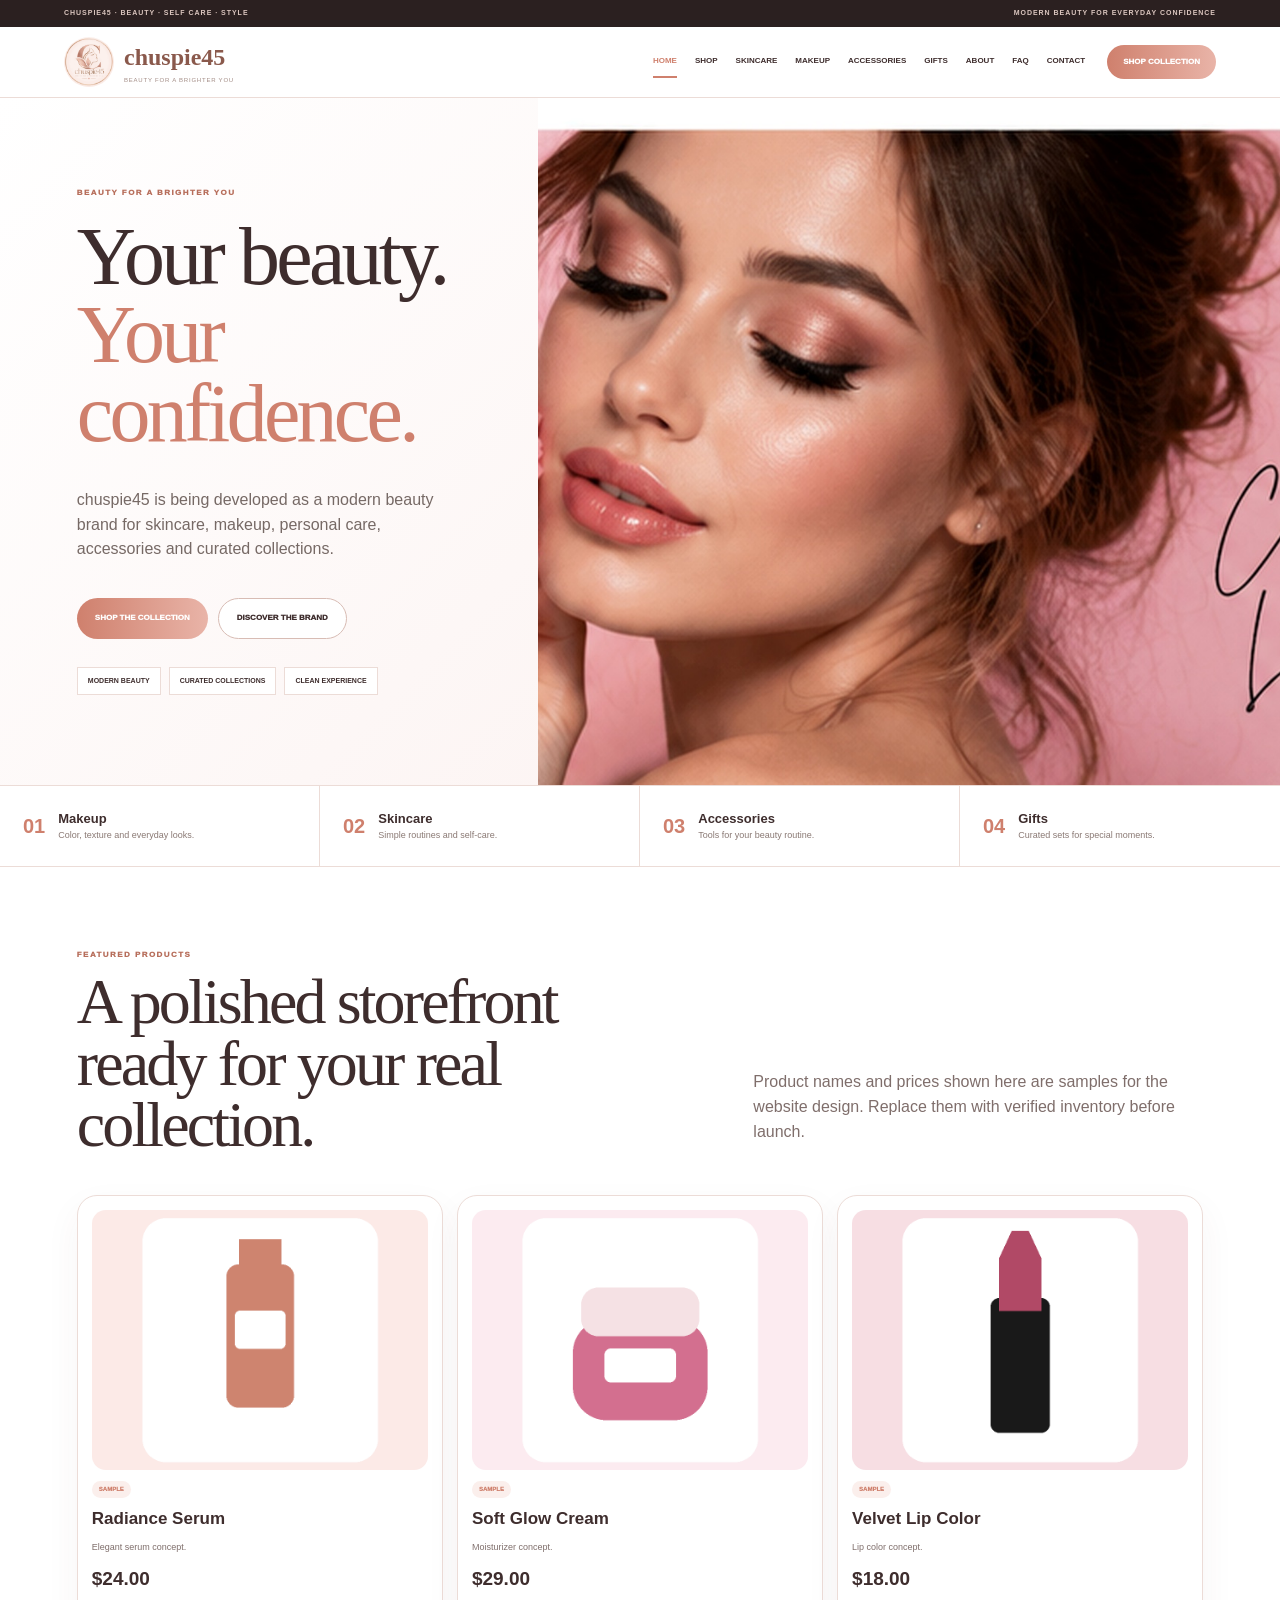
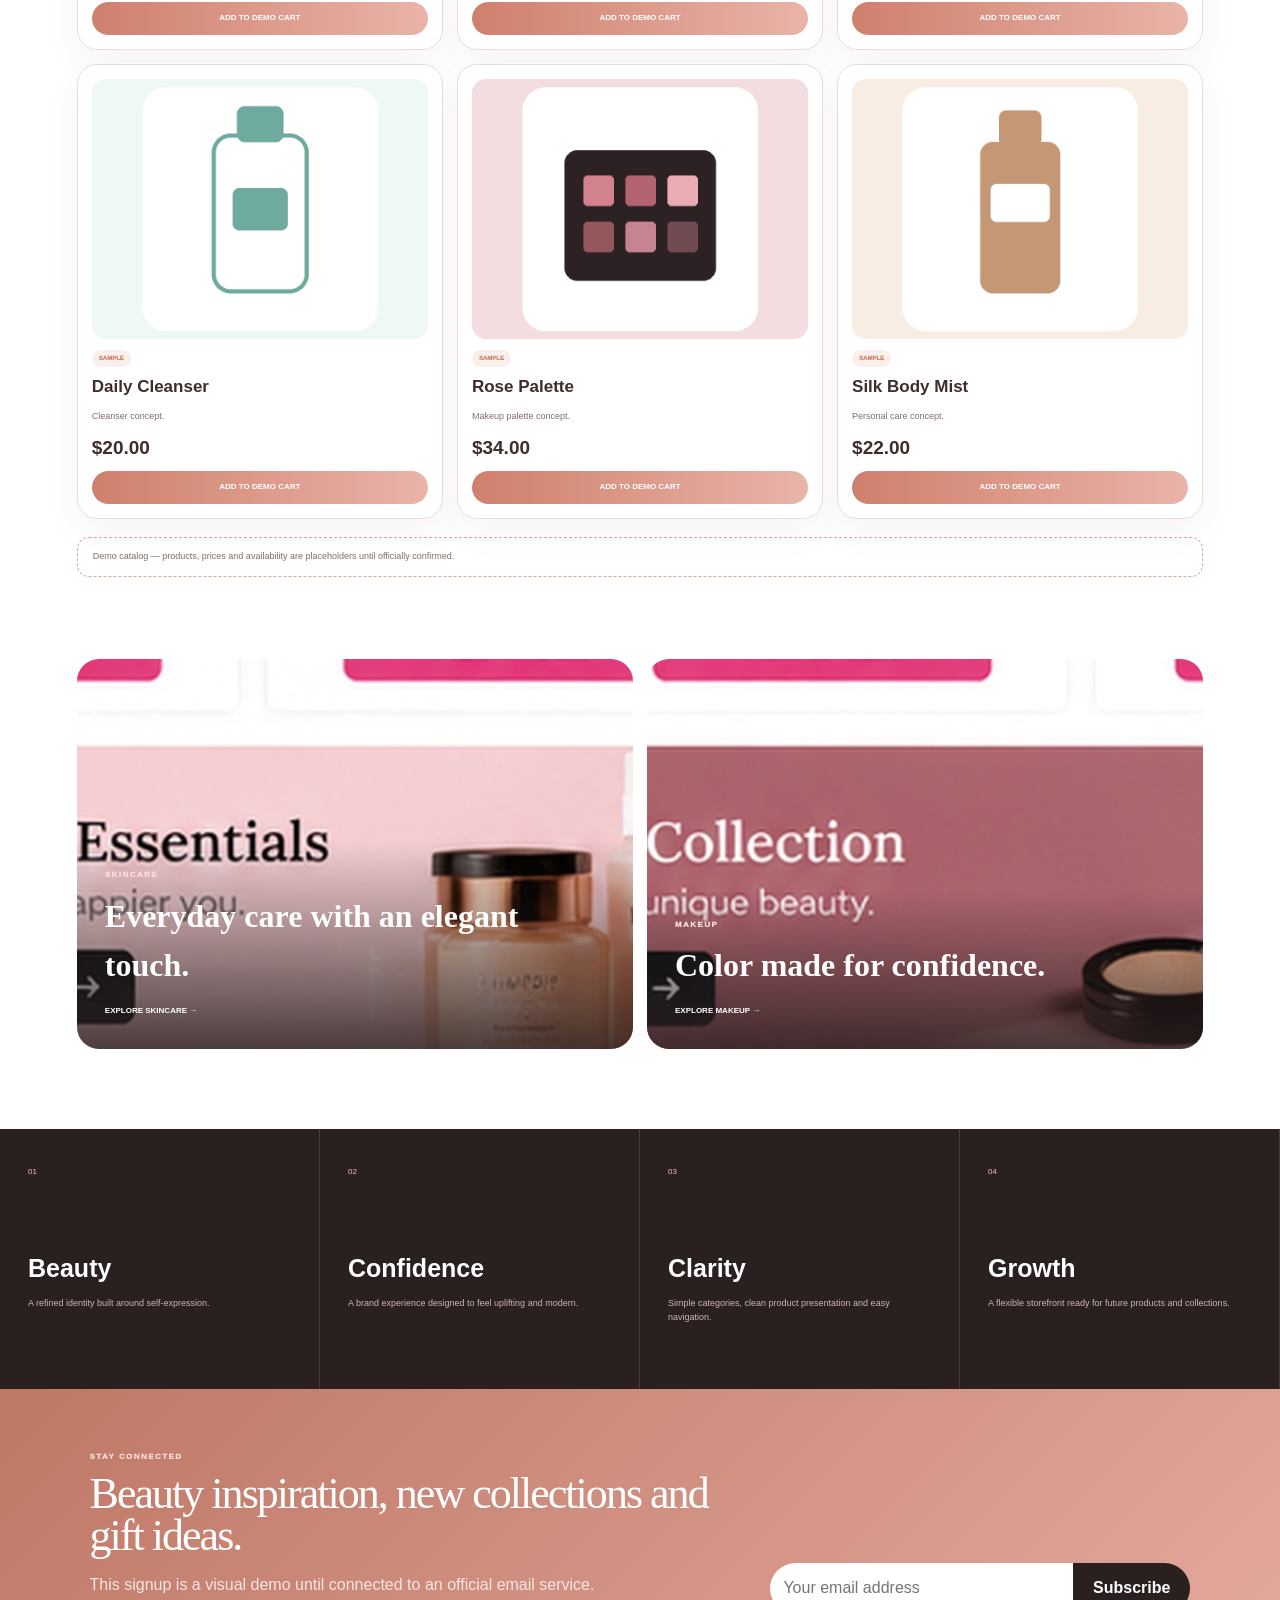
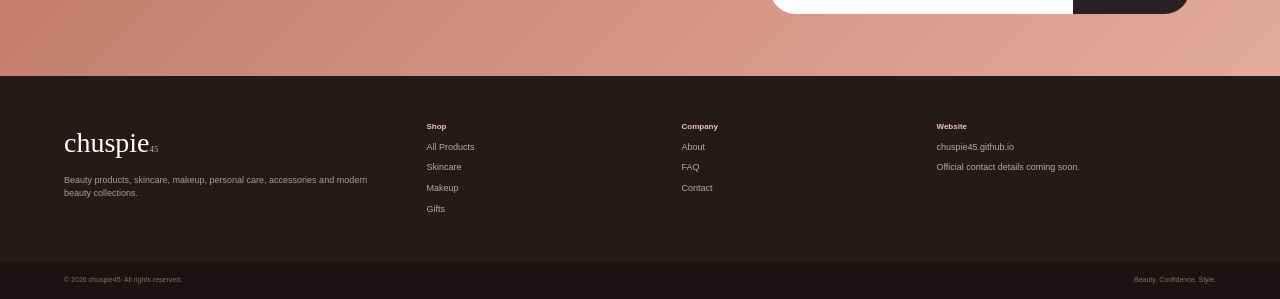
<file: index.html>
<!doctype html>
<html lang="en"><head>
<meta charset="utf-8"><meta name="viewport" content="width=device-width,initial-scale=1">
<title>chuspie45 — Beauty for a Brighter You</title><meta name="description" content="Modern beauty, skincare, makeup, personal care and accessories.">
<meta name="theme-color" content="#d78979">
<meta property="og:title" content="chuspie45 — Beauty for a Brighter You"><meta property="og:description" content="Modern beauty, skincare, makeup, personal care and accessories.">
<meta property="og:type" content="website"><meta property="og:url" content="https://chuspie45.github.io/">
<meta property="og:image" content="https://chuspie45.github.io/assets/hero-beauty.jpg">
<link rel="icon" href="favicon.ico"><link rel="stylesheet" href="styles.css">
</head><body>
<div class="topbar"><span>CHUSPIE45 · BEAUTY · SELF CARE · STYLE</span><span>MODERN BEAUTY FOR EVERYDAY CONFIDENCE</span></div>
<header class="header">
<a class="brand" href="index.html"><img src="assets/chuspie45-logo.png" alt="chuspie45 logo"><span><strong>chuspie45</strong><small>BEAUTY FOR A BRIGHTER YOU</small></span></a>
<button class="menu" aria-expanded="false">Menu</button><nav><a class="active" href="index.html">Home</a><a class="" href="shop.html">Shop</a><a class="" href="skincare.html">Skincare</a><a class="" href="makeup.html">Makeup</a><a class="" href="accessories.html">Accessories</a><a class="" href="gifts.html">Gifts</a><a class="" href="about.html">About</a><a class="" href="faq.html">FAQ</a><a class="" href="contact.html">Contact</a></nav>
<a class="header-cta" href="shop.html">Shop Collection</a></header>
<main>
<section class="hero"><div class="hero-copy"><p class="eyebrow">BEAUTY FOR A BRIGHTER YOU</p><h1>Your beauty. <em>Your confidence.</em></h1><p>chuspie45 is being developed as a modern beauty brand for skincare, makeup, personal care, accessories and curated collections.</p><div class="actions"><a class="button rose" href="shop.html">Shop the Collection</a><a class="button outline" href="about.html">Discover the Brand</a></div><div class="hero-points"><span>Modern Beauty</span><span>Curated Collections</span><span>Clean Experience</span></div></div><div class="hero-visual"><img src="assets/hero-beauty.jpg" alt="Beauty editorial concept"></div></section>
<section class="category-strip"><a href="makeup.html"><b>01</b><div><strong>Makeup</strong><span>Color, texture and everyday looks.</span></div></a><a href="skincare.html"><b>02</b><div><strong>Skincare</strong><span>Simple routines and self-care.</span></div></a><a href="accessories.html"><b>03</b><div><strong>Accessories</strong><span>Tools for your beauty routine.</span></div></a><a href="gifts.html"><b>04</b><div><strong>Gifts</strong><span>Curated sets for special moments.</span></div></a></section>
<section class="section"><div class="section-head"><div><p class="eyebrow">FEATURED PRODUCTS</p><h2>A polished storefront ready for your real collection.</h2></div><p>Product names and prices shown here are samples for the website design. Replace them with verified inventory before launch.</p></div><div class="product-grid">
<article><img src="assets/radiance-serum.png" alt="Radiance serum sample"><span class="tag">SAMPLE</span><h3>Radiance Serum</h3><p>Elegant serum concept.</p><strong>$24.00</strong><button class="cart-btn">Add to Demo Cart</button></article>
<article><img src="assets/soft-glow-cream.png" alt="Soft glow cream sample"><span class="tag">SAMPLE</span><h3>Soft Glow Cream</h3><p>Moisturizer concept.</p><strong>$29.00</strong><button class="cart-btn">Add to Demo Cart</button></article>
<article><img src="assets/velvet-lip-color.png" alt="Velvet lip color sample"><span class="tag">SAMPLE</span><h3>Velvet Lip Color</h3><p>Lip color concept.</p><strong>$18.00</strong><button class="cart-btn">Add to Demo Cart</button></article>
<article><img src="assets/daily-cleanser.png" alt="Daily cleanser sample"><span class="tag">SAMPLE</span><h3>Daily Cleanser</h3><p>Cleanser concept.</p><strong>$20.00</strong><button class="cart-btn">Add to Demo Cart</button></article>
<article><img src="assets/rose-palette.png" alt="Rose palette sample"><span class="tag">SAMPLE</span><h3>Rose Palette</h3><p>Makeup palette concept.</p><strong>$34.00</strong><button class="cart-btn">Add to Demo Cart</button></article>
<article><img src="assets/silk-body-mist.png" alt="Silk body mist sample"><span class="tag">SAMPLE</span><h3>Silk Body Mist</h3><p>Personal care concept.</p><strong>$22.00</strong><button class="cart-btn">Add to Demo Cart</button></article>
</div><div class="demo-note">Demo catalog — products, prices and availability are placeholders until officially confirmed.</div></section>
<section class="collection-grid"><article><img src="assets/skincare-banner.jpg" alt="Skincare concept"><div><p class="eyebrow light">SKINCARE</p><h3>Everyday care with an elegant touch.</h3><a href="skincare.html">Explore Skincare →</a></div></article><article><img src="assets/makeup-banner.jpg" alt="Makeup concept"><div><p class="eyebrow light">MAKEUP</p><h3>Color made for confidence.</h3><a href="makeup.html">Explore Makeup →</a></div></article></section>
<section class="values"><article><span>01</span><h3>Beauty</h3><p>A refined identity built around self-expression.</p></article><article><span>02</span><h3>Confidence</h3><p>A brand experience designed to feel uplifting and modern.</p></article><article><span>03</span><h3>Clarity</h3><p>Simple categories, clean product presentation and easy navigation.</p></article><article><span>04</span><h3>Growth</h3><p>A flexible storefront ready for future products and collections.</p></article></section>
</main>
<section class="newsletter"><div><p class="eyebrow light">STAY CONNECTED</p><h2>Beauty inspiration, new collections and gift ideas.</h2><p>This signup is a visual demo until connected to an official email service.</p></div><form onsubmit="return false"><input type="email" placeholder="Your email address"><button>Subscribe</button></form></section>
<footer><div class="footer-grid">
<div><div class="footer-brand">chuspie<span>45</span></div><p>Beauty products, skincare, makeup, personal care, accessories and modern beauty collections.</p></div>
<div><strong>Shop</strong><a href="shop.html">All Products</a><a href="skincare.html">Skincare</a><a href="makeup.html">Makeup</a><a href="gifts.html">Gifts</a></div>
<div><strong>Company</strong><a href="about.html">About</a><a href="faq.html">FAQ</a><a href="contact.html">Contact</a></div>
<div><strong>Website</strong><a href="https://chuspie45.github.io/">chuspie45.github.io</a><span>Official contact details coming soon.</span></div>
</div><div class="footer-bottom"><span>© 2026 chuspie45. All rights reserved.</span><span>Beauty. Confidence. Style.</span></div></footer>
<script src="script.js"></script></body></html>
</file>
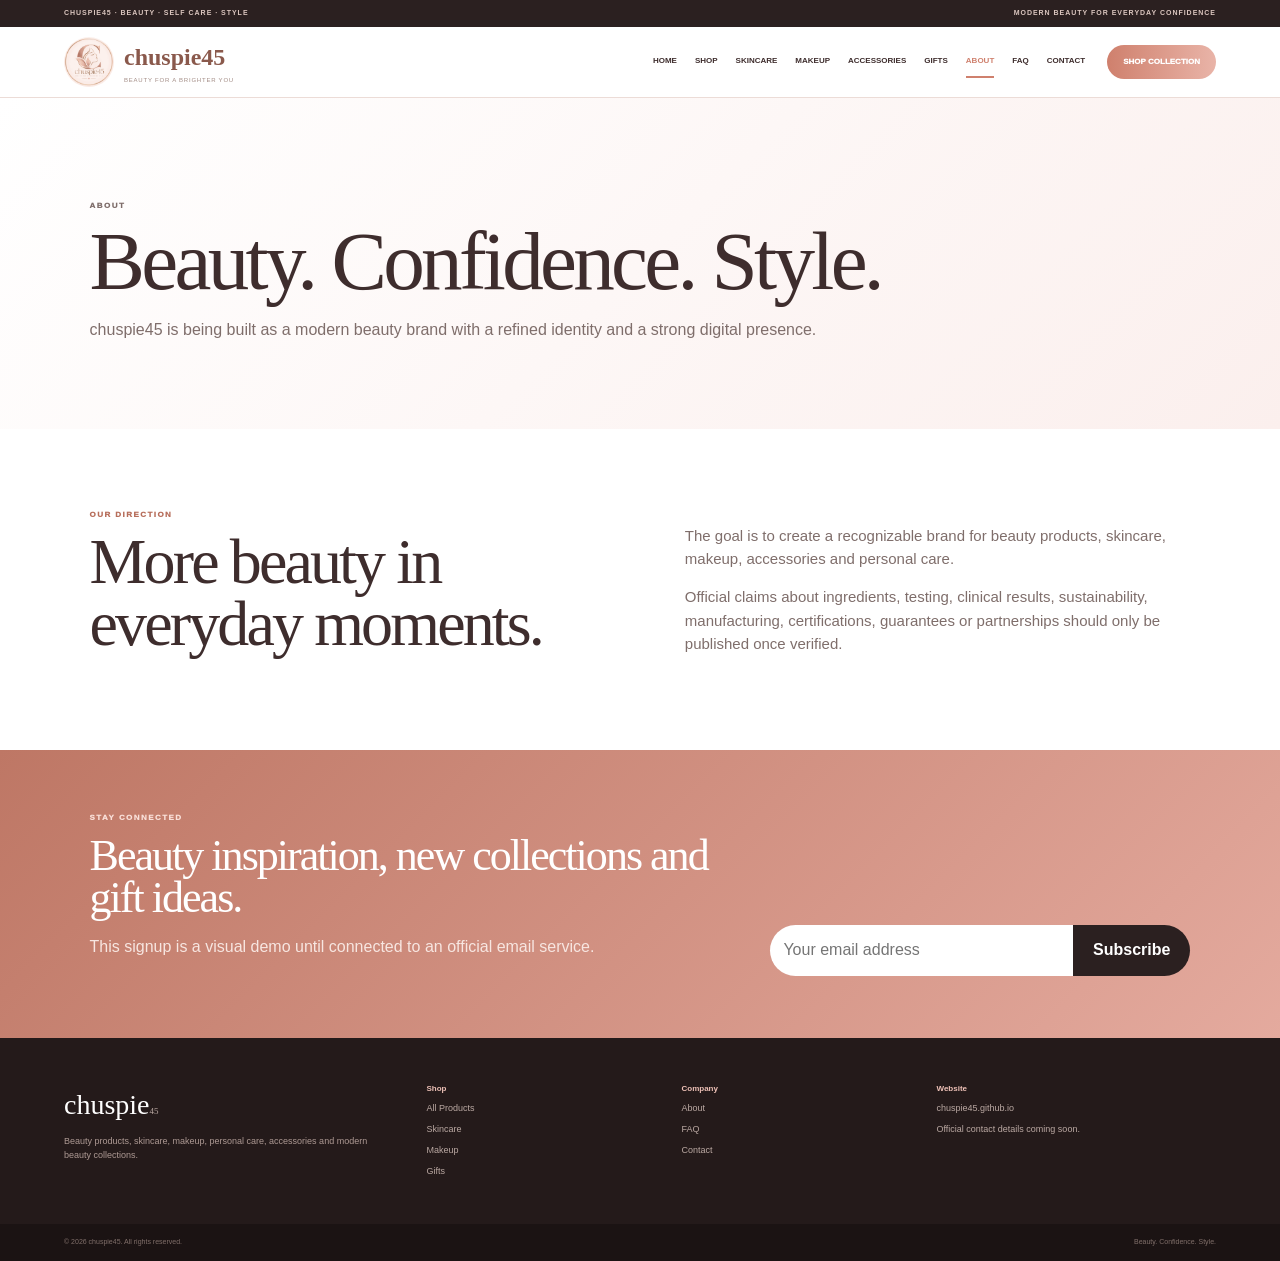
<file: about.html>
<!doctype html>
<html lang="en"><head>
<meta charset="utf-8"><meta name="viewport" content="width=device-width,initial-scale=1">
<title>About — chuspie45</title><meta name="description" content="About the chuspie45 beauty brand.">
<meta name="theme-color" content="#d78979">
<meta property="og:title" content="About — chuspie45"><meta property="og:description" content="About the chuspie45 beauty brand.">
<meta property="og:type" content="website"><meta property="og:url" content="https://chuspie45.github.io/">
<meta property="og:image" content="https://chuspie45.github.io/assets/hero-beauty.jpg">
<link rel="icon" href="favicon.ico"><link rel="stylesheet" href="styles.css">
</head><body>
<div class="topbar"><span>CHUSPIE45 · BEAUTY · SELF CARE · STYLE</span><span>MODERN BEAUTY FOR EVERYDAY CONFIDENCE</span></div>
<header class="header">
<a class="brand" href="index.html"><img src="assets/chuspie45-logo.png" alt="chuspie45 logo"><span><strong>chuspie45</strong><small>BEAUTY FOR A BRIGHTER YOU</small></span></a>
<button class="menu" aria-expanded="false">Menu</button><nav><a class="" href="index.html">Home</a><a class="" href="shop.html">Shop</a><a class="" href="skincare.html">Skincare</a><a class="" href="makeup.html">Makeup</a><a class="" href="accessories.html">Accessories</a><a class="" href="gifts.html">Gifts</a><a class="active" href="about.html">About</a><a class="" href="faq.html">FAQ</a><a class="" href="contact.html">Contact</a></nav>
<a class="header-cta" href="shop.html">Shop Collection</a></header>
<main><section class="page-hero"><p class="eyebrow">ABOUT</p><h1>Beauty. Confidence. Style.</h1><p>chuspie45 is being built as a modern beauty brand with a refined identity and a strong digital presence.</p></section><section class="about-grid"><div><p class="eyebrow">OUR DIRECTION</p><h2>More beauty in everyday moments.</h2></div><div><p>The goal is to create a recognizable brand for beauty products, skincare, makeup, accessories and personal care.</p><p>Official claims about ingredients, testing, clinical results, sustainability, manufacturing, certifications, guarantees or partnerships should only be published once verified.</p></div></section></main>
<section class="newsletter"><div><p class="eyebrow light">STAY CONNECTED</p><h2>Beauty inspiration, new collections and gift ideas.</h2><p>This signup is a visual demo until connected to an official email service.</p></div><form onsubmit="return false"><input type="email" placeholder="Your email address"><button>Subscribe</button></form></section>
<footer><div class="footer-grid">
<div><div class="footer-brand">chuspie<span>45</span></div><p>Beauty products, skincare, makeup, personal care, accessories and modern beauty collections.</p></div>
<div><strong>Shop</strong><a href="shop.html">All Products</a><a href="skincare.html">Skincare</a><a href="makeup.html">Makeup</a><a href="gifts.html">Gifts</a></div>
<div><strong>Company</strong><a href="about.html">About</a><a href="faq.html">FAQ</a><a href="contact.html">Contact</a></div>
<div><strong>Website</strong><a href="https://chuspie45.github.io/">chuspie45.github.io</a><span>Official contact details coming soon.</span></div>
</div><div class="footer-bottom"><span>© 2026 chuspie45. All rights reserved.</span><span>Beauty. Confidence. Style.</span></div></footer>
<script src="script.js"></script></body></html>
</file>
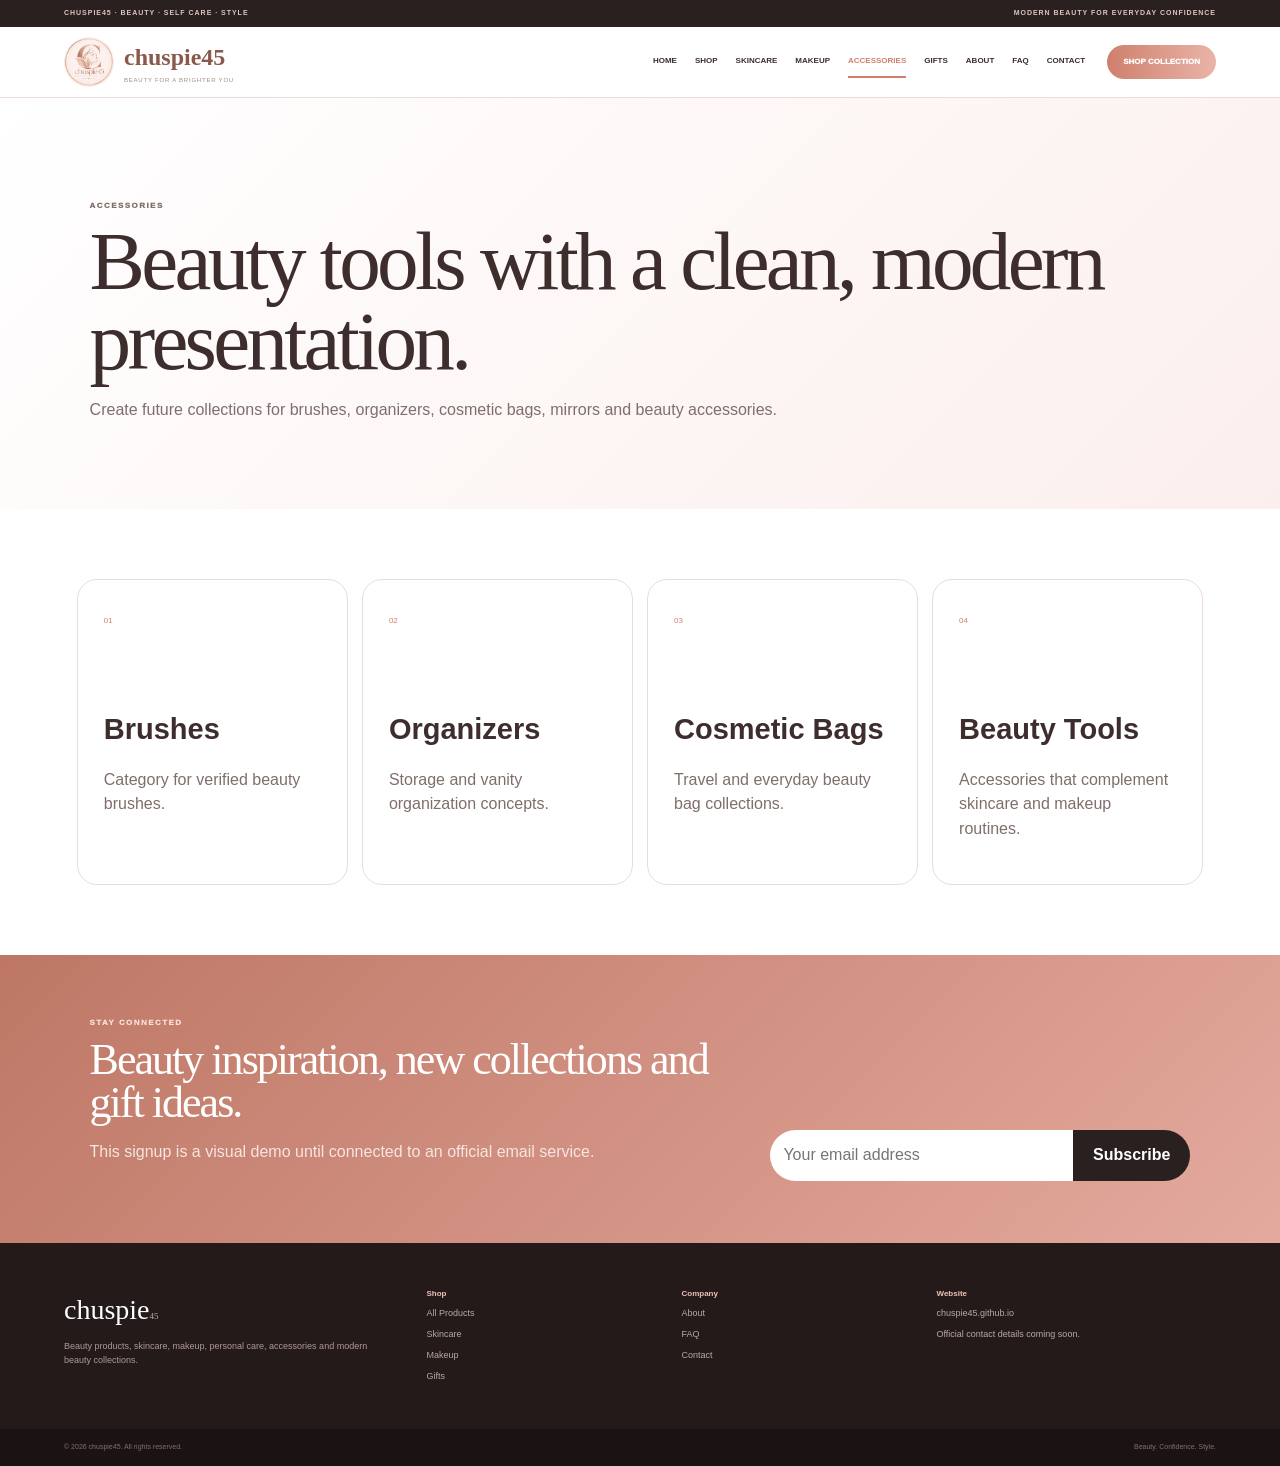
<file: accessories.html>
<!doctype html>
<html lang="en"><head>
<meta charset="utf-8"><meta name="viewport" content="width=device-width,initial-scale=1">
<title>Accessories — chuspie45</title><meta name="description" content="Beauty accessories from chuspie45.">
<meta name="theme-color" content="#d78979">
<meta property="og:title" content="Accessories — chuspie45"><meta property="og:description" content="Beauty accessories from chuspie45.">
<meta property="og:type" content="website"><meta property="og:url" content="https://chuspie45.github.io/">
<meta property="og:image" content="https://chuspie45.github.io/assets/hero-beauty.jpg">
<link rel="icon" href="favicon.ico"><link rel="stylesheet" href="styles.css">
</head><body>
<div class="topbar"><span>CHUSPIE45 · BEAUTY · SELF CARE · STYLE</span><span>MODERN BEAUTY FOR EVERYDAY CONFIDENCE</span></div>
<header class="header">
<a class="brand" href="index.html"><img src="assets/chuspie45-logo.png" alt="chuspie45 logo"><span><strong>chuspie45</strong><small>BEAUTY FOR A BRIGHTER YOU</small></span></a>
<button class="menu" aria-expanded="false">Menu</button><nav><a class="" href="index.html">Home</a><a class="" href="shop.html">Shop</a><a class="" href="skincare.html">Skincare</a><a class="" href="makeup.html">Makeup</a><a class="active" href="accessories.html">Accessories</a><a class="" href="gifts.html">Gifts</a><a class="" href="about.html">About</a><a class="" href="faq.html">FAQ</a><a class="" href="contact.html">Contact</a></nav>
<a class="header-cta" href="shop.html">Shop Collection</a></header>
<main><section class="page-hero"><p class="eyebrow">ACCESSORIES</p><h1>Beauty tools with a clean, modern presentation.</h1><p>Create future collections for brushes, organizers, cosmetic bags, mirrors and beauty accessories.</p></section><section class="info-cards"><article><span>01</span><h2>Brushes</h2><p>Category for verified beauty brushes.</p></article><article><span>02</span><h2>Organizers</h2><p>Storage and vanity organization concepts.</p></article><article><span>03</span><h2>Cosmetic Bags</h2><p>Travel and everyday beauty bag collections.</p></article><article><span>04</span><h2>Beauty Tools</h2><p>Accessories that complement skincare and makeup routines.</p></article></section></main>
<section class="newsletter"><div><p class="eyebrow light">STAY CONNECTED</p><h2>Beauty inspiration, new collections and gift ideas.</h2><p>This signup is a visual demo until connected to an official email service.</p></div><form onsubmit="return false"><input type="email" placeholder="Your email address"><button>Subscribe</button></form></section>
<footer><div class="footer-grid">
<div><div class="footer-brand">chuspie<span>45</span></div><p>Beauty products, skincare, makeup, personal care, accessories and modern beauty collections.</p></div>
<div><strong>Shop</strong><a href="shop.html">All Products</a><a href="skincare.html">Skincare</a><a href="makeup.html">Makeup</a><a href="gifts.html">Gifts</a></div>
<div><strong>Company</strong><a href="about.html">About</a><a href="faq.html">FAQ</a><a href="contact.html">Contact</a></div>
<div><strong>Website</strong><a href="https://chuspie45.github.io/">chuspie45.github.io</a><span>Official contact details coming soon.</span></div>
</div><div class="footer-bottom"><span>© 2026 chuspie45. All rights reserved.</span><span>Beauty. Confidence. Style.</span></div></footer>
<script src="script.js"></script></body></html>
</file>
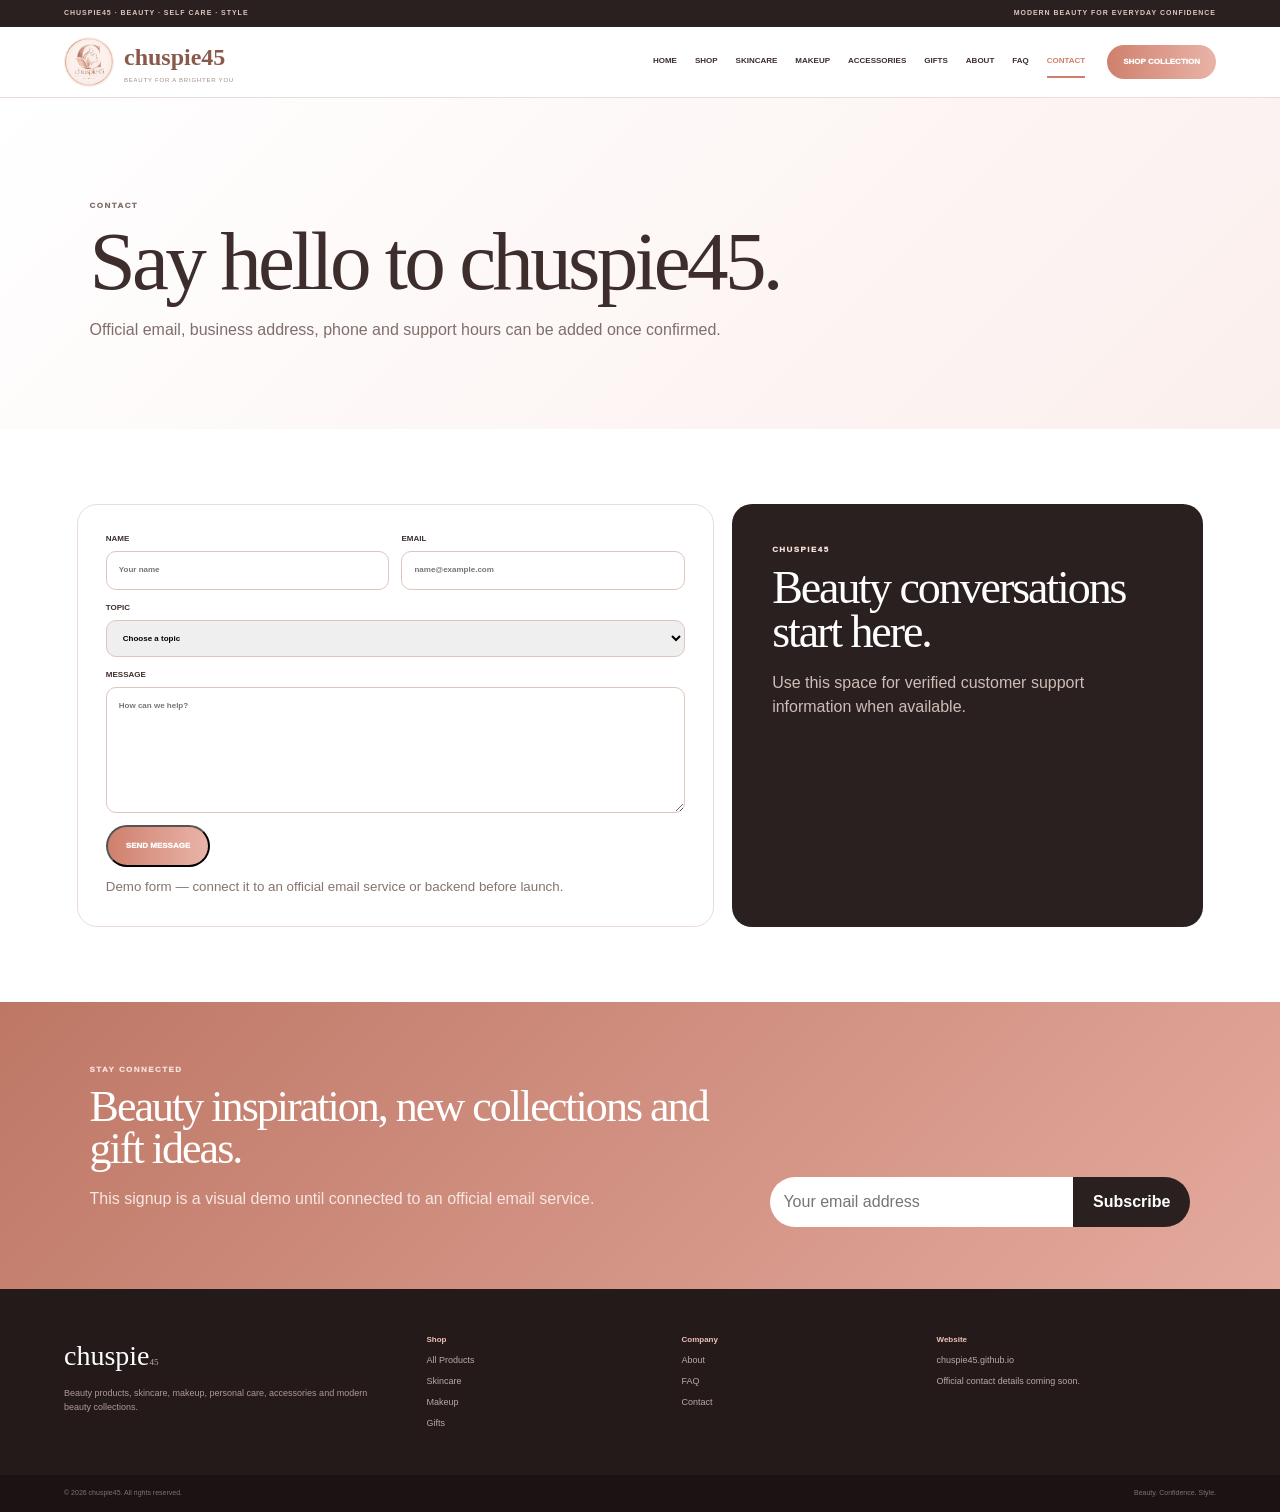
<file: contact.html>
<!doctype html>
<html lang="en"><head>
<meta charset="utf-8"><meta name="viewport" content="width=device-width,initial-scale=1">
<title>Contact — chuspie45</title><meta name="description" content="Contact chuspie45.">
<meta name="theme-color" content="#d78979">
<meta property="og:title" content="Contact — chuspie45"><meta property="og:description" content="Contact chuspie45.">
<meta property="og:type" content="website"><meta property="og:url" content="https://chuspie45.github.io/">
<meta property="og:image" content="https://chuspie45.github.io/assets/hero-beauty.jpg">
<link rel="icon" href="favicon.ico"><link rel="stylesheet" href="styles.css">
</head><body>
<div class="topbar"><span>CHUSPIE45 · BEAUTY · SELF CARE · STYLE</span><span>MODERN BEAUTY FOR EVERYDAY CONFIDENCE</span></div>
<header class="header">
<a class="brand" href="index.html"><img src="assets/chuspie45-logo.png" alt="chuspie45 logo"><span><strong>chuspie45</strong><small>BEAUTY FOR A BRIGHTER YOU</small></span></a>
<button class="menu" aria-expanded="false">Menu</button><nav><a class="" href="index.html">Home</a><a class="" href="shop.html">Shop</a><a class="" href="skincare.html">Skincare</a><a class="" href="makeup.html">Makeup</a><a class="" href="accessories.html">Accessories</a><a class="" href="gifts.html">Gifts</a><a class="" href="about.html">About</a><a class="" href="faq.html">FAQ</a><a class="active" href="contact.html">Contact</a></nav>
<a class="header-cta" href="shop.html">Shop Collection</a></header>
<main><section class="page-hero"><p class="eyebrow">CONTACT</p><h1>Say hello to chuspie45.</h1><p>Official email, business address, phone and support hours can be added once confirmed.</p></section><section class="contact-layout"><form onsubmit="return false"><div class="form-grid"><label>Name<input placeholder="Your name"></label><label>Email<input type="email" placeholder="name@example.com"></label></div><label>Topic<select><option>Choose a topic</option><option>Products</option><option>Skincare</option><option>Makeup</option><option>Gifts</option></select></label><label>Message<textarea rows="8" placeholder="How can we help?"></textarea></label><button class="button rose">Send Message</button><small>Demo form — connect it to an official email service or backend before launch.</small></form><aside><p class="eyebrow light">CHUSPIE45</p><h2>Beauty conversations start here.</h2><p>Use this space for verified customer support information when available.</p></aside></section></main>
<section class="newsletter"><div><p class="eyebrow light">STAY CONNECTED</p><h2>Beauty inspiration, new collections and gift ideas.</h2><p>This signup is a visual demo until connected to an official email service.</p></div><form onsubmit="return false"><input type="email" placeholder="Your email address"><button>Subscribe</button></form></section>
<footer><div class="footer-grid">
<div><div class="footer-brand">chuspie<span>45</span></div><p>Beauty products, skincare, makeup, personal care, accessories and modern beauty collections.</p></div>
<div><strong>Shop</strong><a href="shop.html">All Products</a><a href="skincare.html">Skincare</a><a href="makeup.html">Makeup</a><a href="gifts.html">Gifts</a></div>
<div><strong>Company</strong><a href="about.html">About</a><a href="faq.html">FAQ</a><a href="contact.html">Contact</a></div>
<div><strong>Website</strong><a href="https://chuspie45.github.io/">chuspie45.github.io</a><span>Official contact details coming soon.</span></div>
</div><div class="footer-bottom"><span>© 2026 chuspie45. All rights reserved.</span><span>Beauty. Confidence. Style.</span></div></footer>
<script src="script.js"></script></body></html>
</file>
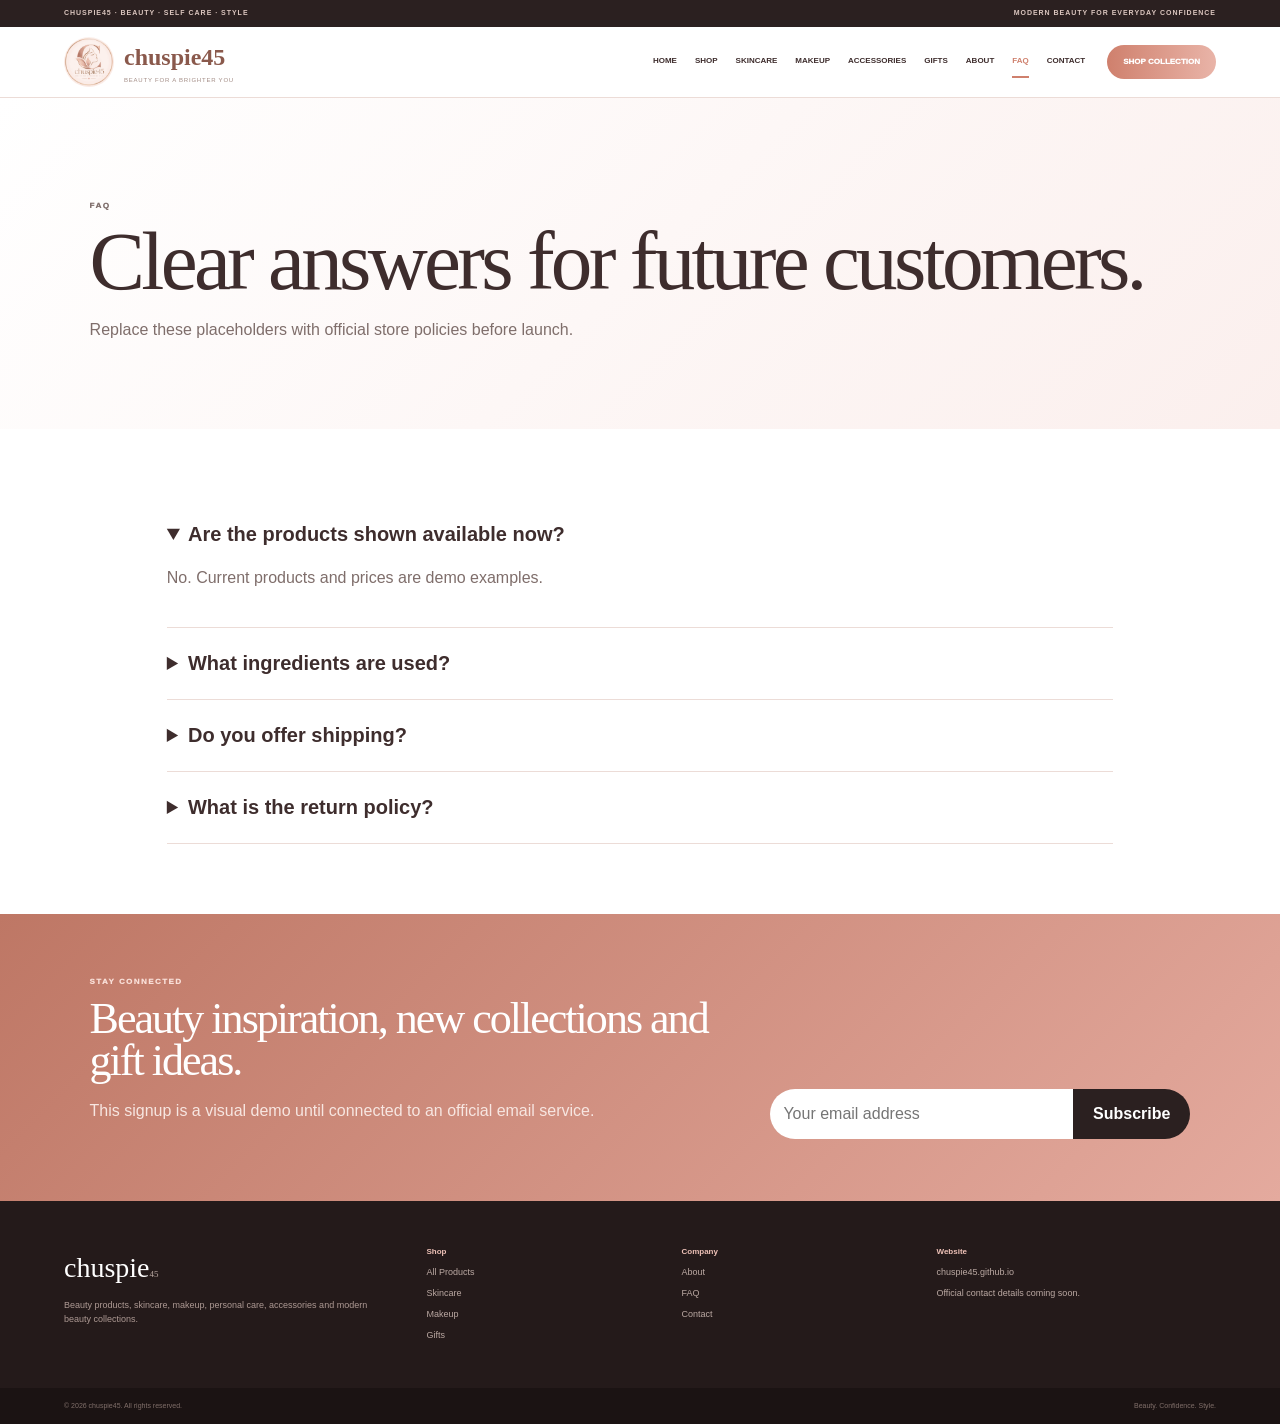
<file: faq.html>
<!doctype html>
<html lang="en"><head>
<meta charset="utf-8"><meta name="viewport" content="width=device-width,initial-scale=1">
<title>FAQ — chuspie45</title><meta name="description" content="Frequently asked questions about chuspie45.">
<meta name="theme-color" content="#d78979">
<meta property="og:title" content="FAQ — chuspie45"><meta property="og:description" content="Frequently asked questions about chuspie45.">
<meta property="og:type" content="website"><meta property="og:url" content="https://chuspie45.github.io/">
<meta property="og:image" content="https://chuspie45.github.io/assets/hero-beauty.jpg">
<link rel="icon" href="favicon.ico"><link rel="stylesheet" href="styles.css">
</head><body>
<div class="topbar"><span>CHUSPIE45 · BEAUTY · SELF CARE · STYLE</span><span>MODERN BEAUTY FOR EVERYDAY CONFIDENCE</span></div>
<header class="header">
<a class="brand" href="index.html"><img src="assets/chuspie45-logo.png" alt="chuspie45 logo"><span><strong>chuspie45</strong><small>BEAUTY FOR A BRIGHTER YOU</small></span></a>
<button class="menu" aria-expanded="false">Menu</button><nav><a class="" href="index.html">Home</a><a class="" href="shop.html">Shop</a><a class="" href="skincare.html">Skincare</a><a class="" href="makeup.html">Makeup</a><a class="" href="accessories.html">Accessories</a><a class="" href="gifts.html">Gifts</a><a class="" href="about.html">About</a><a class="active" href="faq.html">FAQ</a><a class="" href="contact.html">Contact</a></nav>
<a class="header-cta" href="shop.html">Shop Collection</a></header>
<main><section class="page-hero"><p class="eyebrow">FAQ</p><h1>Clear answers for future customers.</h1><p>Replace these placeholders with official store policies before launch.</p></section><section class="faq"><details open><summary>Are the products shown available now?</summary><p>No. Current products and prices are demo examples.</p></details><details><summary>What ingredients are used?</summary><p>Ingredient lists should be published for each verified product.</p></details><details><summary>Do you offer shipping?</summary><p>Official shipping regions and delivery times have not been published yet.</p></details><details><summary>What is the return policy?</summary><p>Official return and refund policies should be added once confirmed.</p></details></section></main>
<section class="newsletter"><div><p class="eyebrow light">STAY CONNECTED</p><h2>Beauty inspiration, new collections and gift ideas.</h2><p>This signup is a visual demo until connected to an official email service.</p></div><form onsubmit="return false"><input type="email" placeholder="Your email address"><button>Subscribe</button></form></section>
<footer><div class="footer-grid">
<div><div class="footer-brand">chuspie<span>45</span></div><p>Beauty products, skincare, makeup, personal care, accessories and modern beauty collections.</p></div>
<div><strong>Shop</strong><a href="shop.html">All Products</a><a href="skincare.html">Skincare</a><a href="makeup.html">Makeup</a><a href="gifts.html">Gifts</a></div>
<div><strong>Company</strong><a href="about.html">About</a><a href="faq.html">FAQ</a><a href="contact.html">Contact</a></div>
<div><strong>Website</strong><a href="https://chuspie45.github.io/">chuspie45.github.io</a><span>Official contact details coming soon.</span></div>
</div><div class="footer-bottom"><span>© 2026 chuspie45. All rights reserved.</span><span>Beauty. Confidence. Style.</span></div></footer>
<script src="script.js"></script></body></html>
</file>
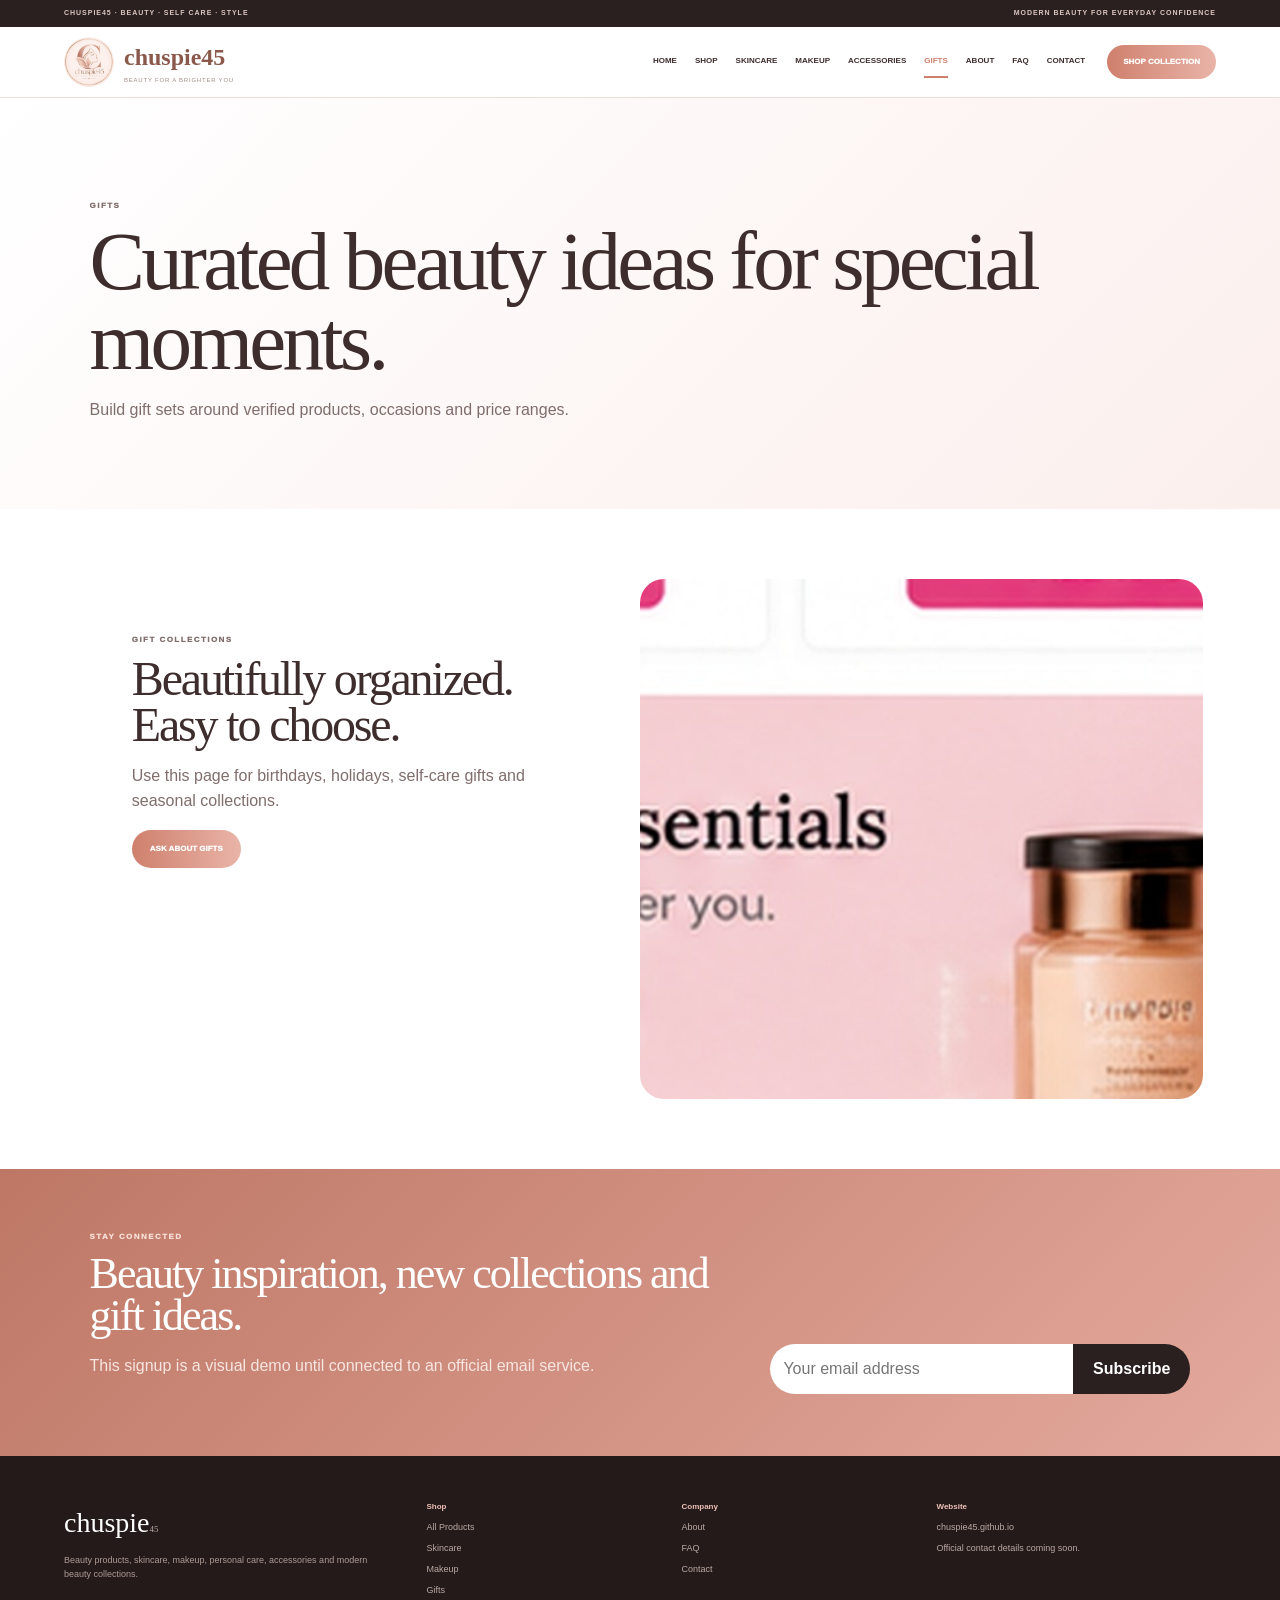
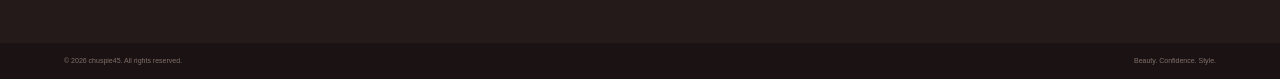
<file: gifts.html>
<!doctype html>
<html lang="en"><head>
<meta charset="utf-8"><meta name="viewport" content="width=device-width,initial-scale=1">
<title>Gifts — chuspie45</title><meta name="description" content="Beauty gift collections from chuspie45.">
<meta name="theme-color" content="#d78979">
<meta property="og:title" content="Gifts — chuspie45"><meta property="og:description" content="Beauty gift collections from chuspie45.">
<meta property="og:type" content="website"><meta property="og:url" content="https://chuspie45.github.io/">
<meta property="og:image" content="https://chuspie45.github.io/assets/hero-beauty.jpg">
<link rel="icon" href="favicon.ico"><link rel="stylesheet" href="styles.css">
</head><body>
<div class="topbar"><span>CHUSPIE45 · BEAUTY · SELF CARE · STYLE</span><span>MODERN BEAUTY FOR EVERYDAY CONFIDENCE</span></div>
<header class="header">
<a class="brand" href="index.html"><img src="assets/chuspie45-logo.png" alt="chuspie45 logo"><span><strong>chuspie45</strong><small>BEAUTY FOR A BRIGHTER YOU</small></span></a>
<button class="menu" aria-expanded="false">Menu</button><nav><a class="" href="index.html">Home</a><a class="" href="shop.html">Shop</a><a class="" href="skincare.html">Skincare</a><a class="" href="makeup.html">Makeup</a><a class="" href="accessories.html">Accessories</a><a class="active" href="gifts.html">Gifts</a><a class="" href="about.html">About</a><a class="" href="faq.html">FAQ</a><a class="" href="contact.html">Contact</a></nav>
<a class="header-cta" href="shop.html">Shop Collection</a></header>
<main><section class="page-hero"><p class="eyebrow">GIFTS</p><h1>Curated beauty ideas for special moments.</h1><p>Build gift sets around verified products, occasions and price ranges.</p></section><section class="gift-layout"><div><p class="eyebrow">GIFT COLLECTIONS</p><h2>Beautifully organized. Easy to choose.</h2><p>Use this page for birthdays, holidays, self-care gifts and seasonal collections.</p><a class="button rose" href="contact.html">Ask About Gifts</a></div><img src="assets/skincare-banner.jpg" alt="Beauty gift concept"></section></main>
<section class="newsletter"><div><p class="eyebrow light">STAY CONNECTED</p><h2>Beauty inspiration, new collections and gift ideas.</h2><p>This signup is a visual demo until connected to an official email service.</p></div><form onsubmit="return false"><input type="email" placeholder="Your email address"><button>Subscribe</button></form></section>
<footer><div class="footer-grid">
<div><div class="footer-brand">chuspie<span>45</span></div><p>Beauty products, skincare, makeup, personal care, accessories and modern beauty collections.</p></div>
<div><strong>Shop</strong><a href="shop.html">All Products</a><a href="skincare.html">Skincare</a><a href="makeup.html">Makeup</a><a href="gifts.html">Gifts</a></div>
<div><strong>Company</strong><a href="about.html">About</a><a href="faq.html">FAQ</a><a href="contact.html">Contact</a></div>
<div><strong>Website</strong><a href="https://chuspie45.github.io/">chuspie45.github.io</a><span>Official contact details coming soon.</span></div>
</div><div class="footer-bottom"><span>© 2026 chuspie45. All rights reserved.</span><span>Beauty. Confidence. Style.</span></div></footer>
<script src="script.js"></script></body></html>
</file>
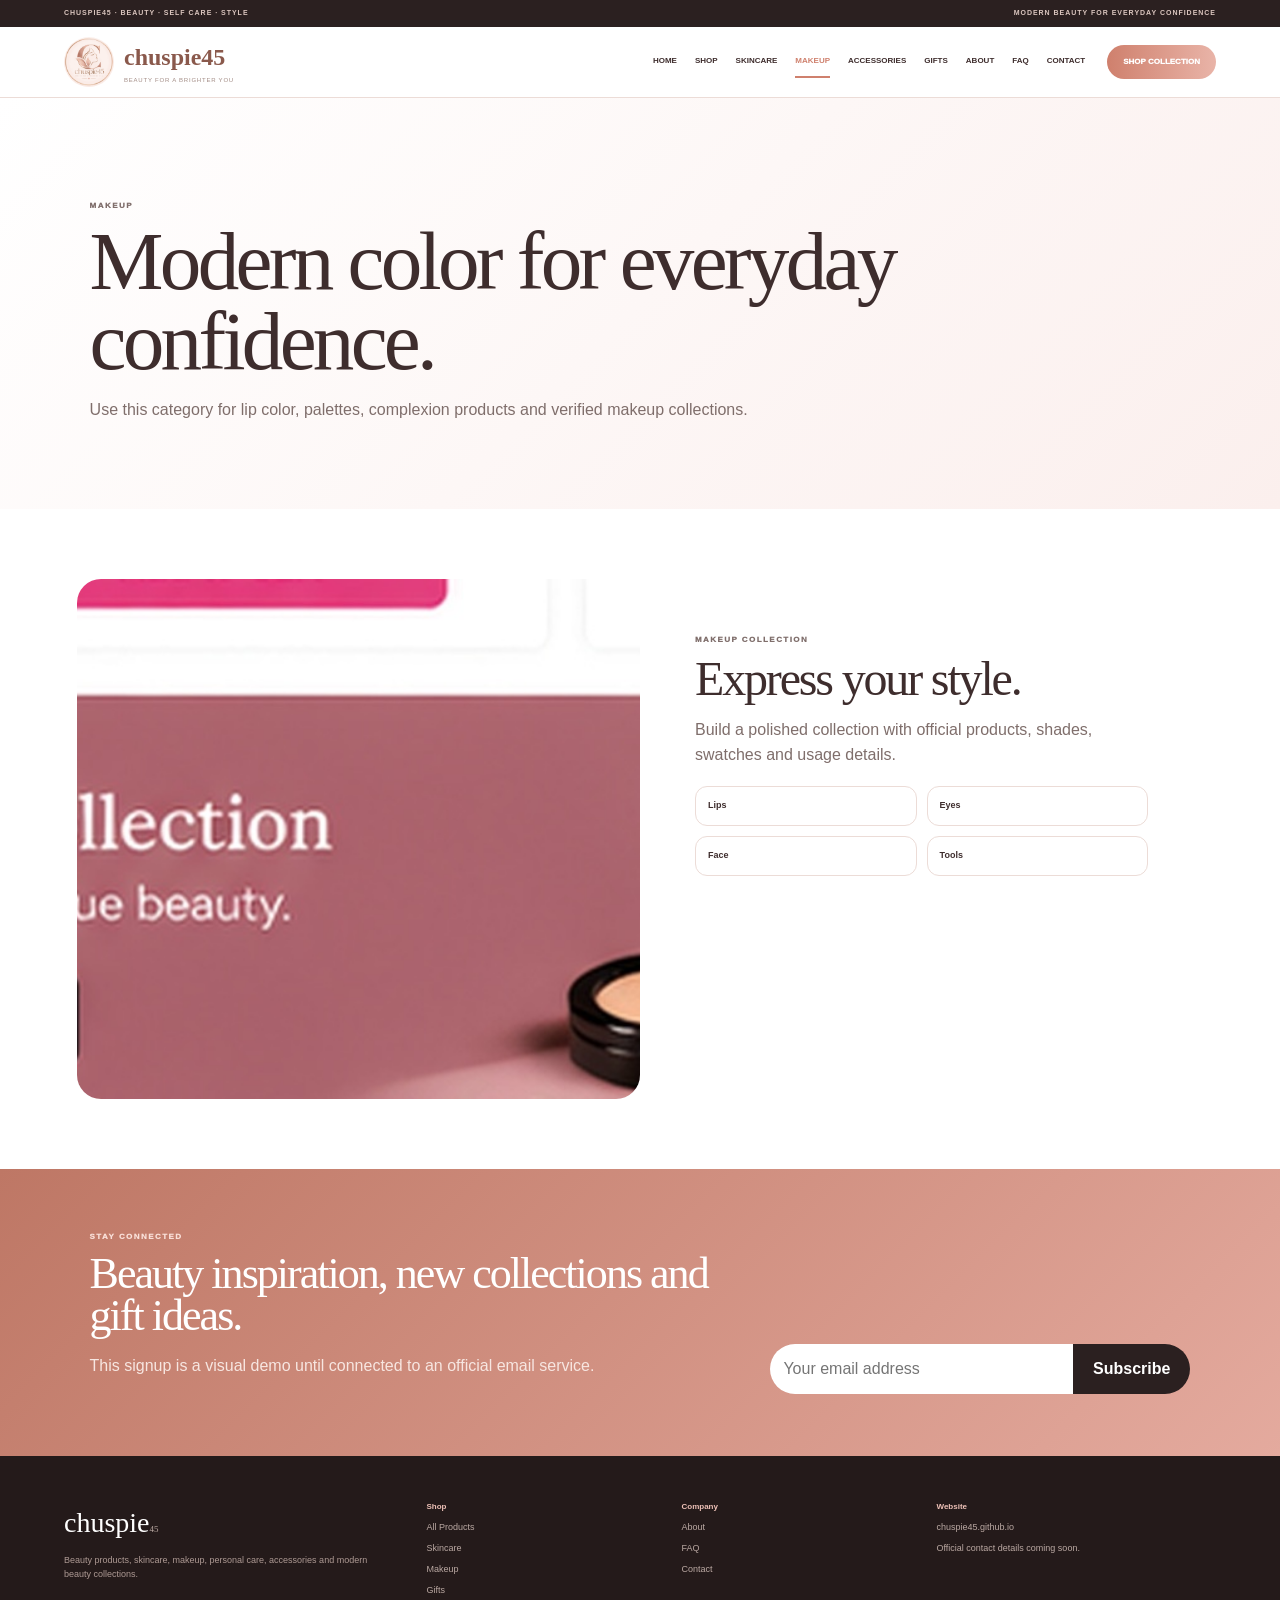
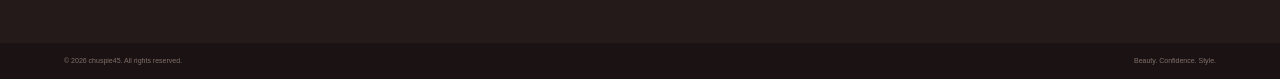
<file: makeup.html>
<!doctype html>
<html lang="en"><head>
<meta charset="utf-8"><meta name="viewport" content="width=device-width,initial-scale=1">
<title>Makeup — chuspie45</title><meta name="description" content="Makeup collections from chuspie45.">
<meta name="theme-color" content="#d78979">
<meta property="og:title" content="Makeup — chuspie45"><meta property="og:description" content="Makeup collections from chuspie45.">
<meta property="og:type" content="website"><meta property="og:url" content="https://chuspie45.github.io/">
<meta property="og:image" content="https://chuspie45.github.io/assets/hero-beauty.jpg">
<link rel="icon" href="favicon.ico"><link rel="stylesheet" href="styles.css">
</head><body>
<div class="topbar"><span>CHUSPIE45 · BEAUTY · SELF CARE · STYLE</span><span>MODERN BEAUTY FOR EVERYDAY CONFIDENCE</span></div>
<header class="header">
<a class="brand" href="index.html"><img src="assets/chuspie45-logo.png" alt="chuspie45 logo"><span><strong>chuspie45</strong><small>BEAUTY FOR A BRIGHTER YOU</small></span></a>
<button class="menu" aria-expanded="false">Menu</button><nav><a class="" href="index.html">Home</a><a class="" href="shop.html">Shop</a><a class="" href="skincare.html">Skincare</a><a class="active" href="makeup.html">Makeup</a><a class="" href="accessories.html">Accessories</a><a class="" href="gifts.html">Gifts</a><a class="" href="about.html">About</a><a class="" href="faq.html">FAQ</a><a class="" href="contact.html">Contact</a></nav>
<a class="header-cta" href="shop.html">Shop Collection</a></header>
<main><section class="page-hero"><p class="eyebrow">MAKEUP</p><h1>Modern color for everyday confidence.</h1><p>Use this category for lip color, palettes, complexion products and verified makeup collections.</p></section><section class="feature-split"><img src="assets/makeup-banner.jpg" alt="Makeup collection concept"><div><p class="eyebrow">MAKEUP COLLECTION</p><h2>Express your style.</h2><p>Build a polished collection with official products, shades, swatches and usage details.</p><div class="chip-grid"><span>Lips</span><span>Eyes</span><span>Face</span><span>Tools</span></div></div></section></main>
<section class="newsletter"><div><p class="eyebrow light">STAY CONNECTED</p><h2>Beauty inspiration, new collections and gift ideas.</h2><p>This signup is a visual demo until connected to an official email service.</p></div><form onsubmit="return false"><input type="email" placeholder="Your email address"><button>Subscribe</button></form></section>
<footer><div class="footer-grid">
<div><div class="footer-brand">chuspie<span>45</span></div><p>Beauty products, skincare, makeup, personal care, accessories and modern beauty collections.</p></div>
<div><strong>Shop</strong><a href="shop.html">All Products</a><a href="skincare.html">Skincare</a><a href="makeup.html">Makeup</a><a href="gifts.html">Gifts</a></div>
<div><strong>Company</strong><a href="about.html">About</a><a href="faq.html">FAQ</a><a href="contact.html">Contact</a></div>
<div><strong>Website</strong><a href="https://chuspie45.github.io/">chuspie45.github.io</a><span>Official contact details coming soon.</span></div>
</div><div class="footer-bottom"><span>© 2026 chuspie45. All rights reserved.</span><span>Beauty. Confidence. Style.</span></div></footer>
<script src="script.js"></script></body></html>
</file>
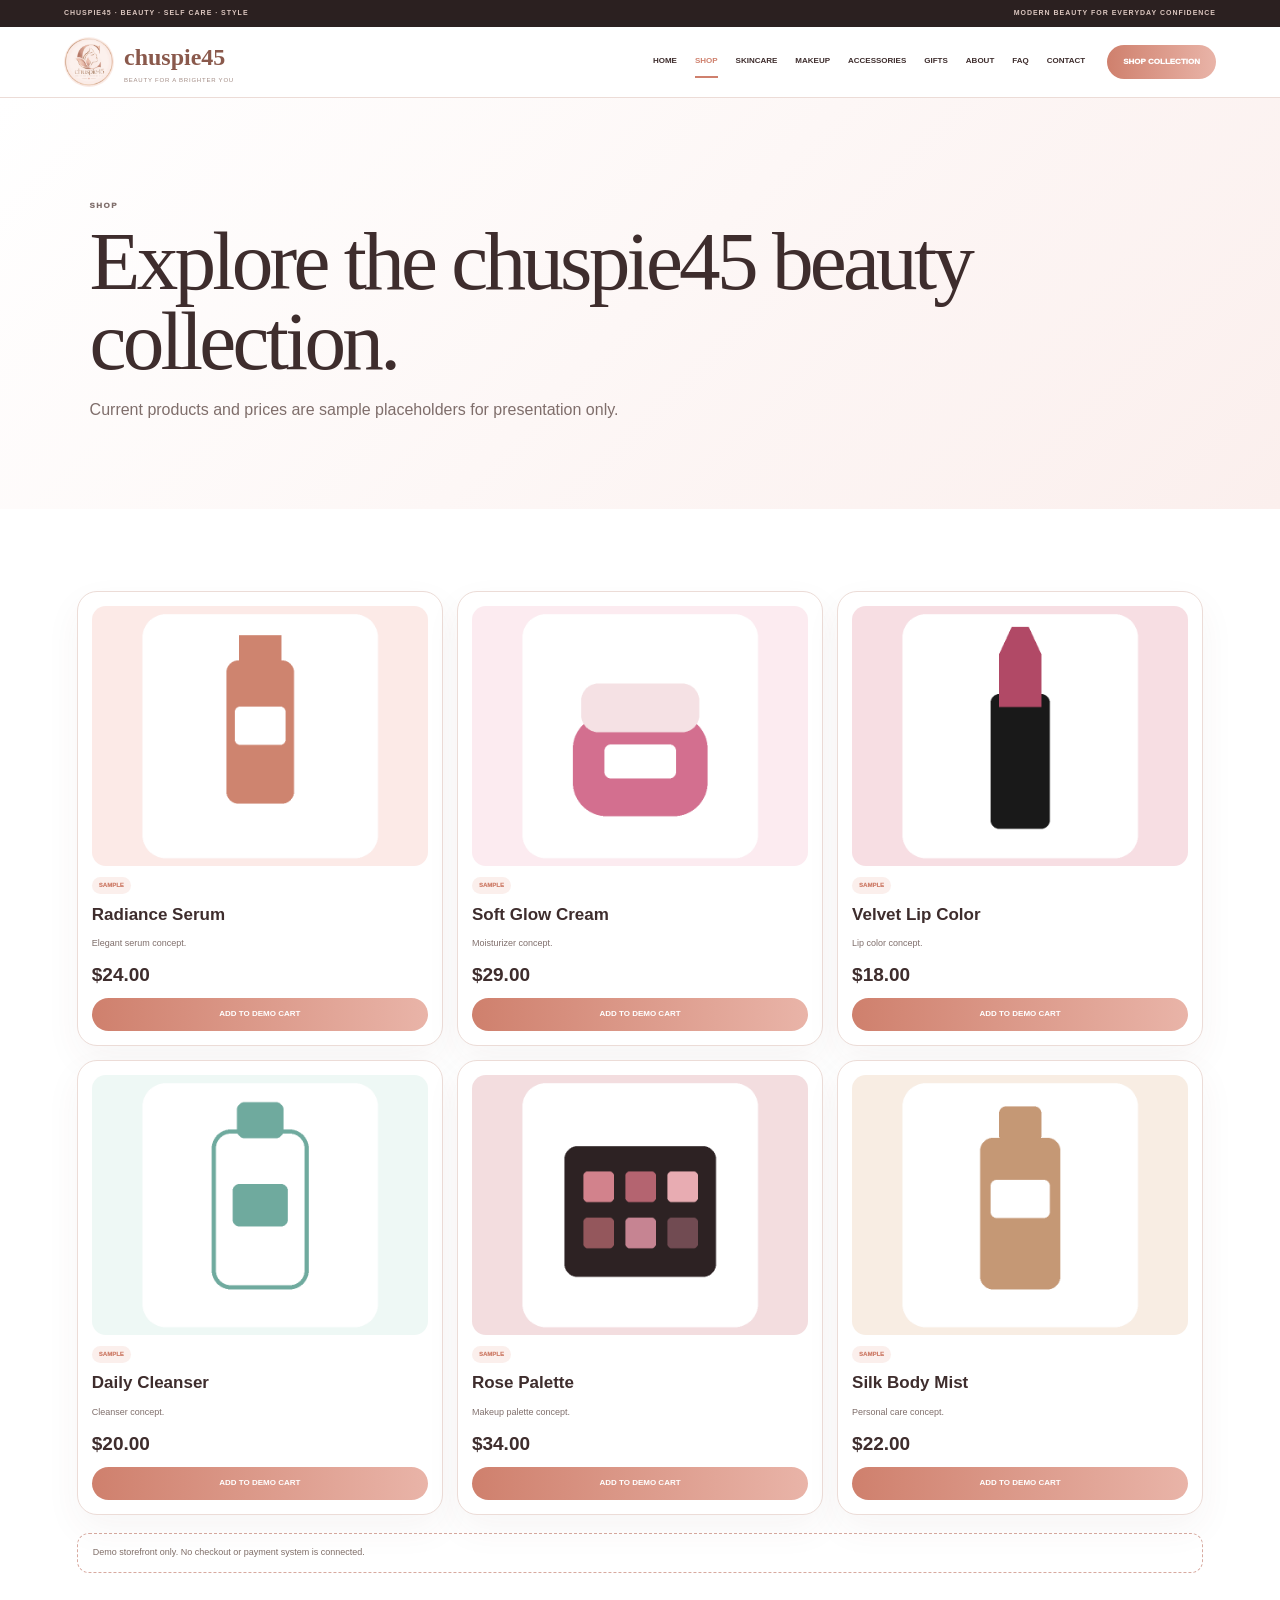
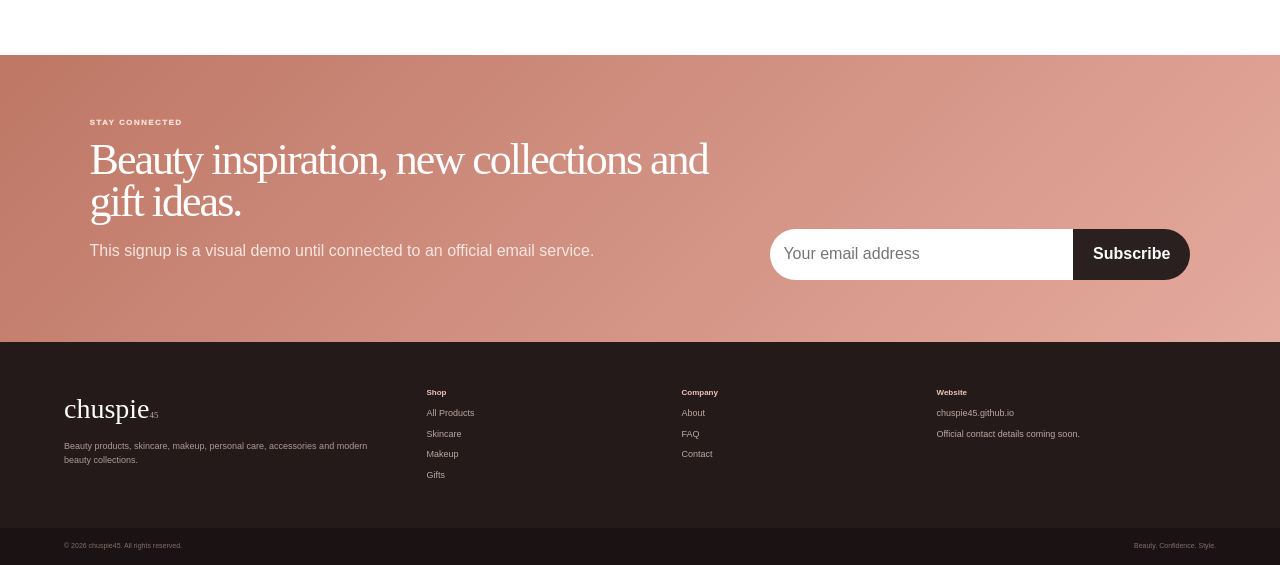
<file: shop.html>
<!doctype html>
<html lang="en"><head>
<meta charset="utf-8"><meta name="viewport" content="width=device-width,initial-scale=1">
<title>Shop — chuspie45</title><meta name="description" content="Explore the chuspie45 sample beauty catalog.">
<meta name="theme-color" content="#d78979">
<meta property="og:title" content="Shop — chuspie45"><meta property="og:description" content="Explore the chuspie45 sample beauty catalog.">
<meta property="og:type" content="website"><meta property="og:url" content="https://chuspie45.github.io/">
<meta property="og:image" content="https://chuspie45.github.io/assets/hero-beauty.jpg">
<link rel="icon" href="favicon.ico"><link rel="stylesheet" href="styles.css">
</head><body>
<div class="topbar"><span>CHUSPIE45 · BEAUTY · SELF CARE · STYLE</span><span>MODERN BEAUTY FOR EVERYDAY CONFIDENCE</span></div>
<header class="header">
<a class="brand" href="index.html"><img src="assets/chuspie45-logo.png" alt="chuspie45 logo"><span><strong>chuspie45</strong><small>BEAUTY FOR A BRIGHTER YOU</small></span></a>
<button class="menu" aria-expanded="false">Menu</button><nav><a class="" href="index.html">Home</a><a class="active" href="shop.html">Shop</a><a class="" href="skincare.html">Skincare</a><a class="" href="makeup.html">Makeup</a><a class="" href="accessories.html">Accessories</a><a class="" href="gifts.html">Gifts</a><a class="" href="about.html">About</a><a class="" href="faq.html">FAQ</a><a class="" href="contact.html">Contact</a></nav>
<a class="header-cta" href="shop.html">Shop Collection</a></header>
<main><section class="page-hero"><p class="eyebrow">SHOP</p><h1>Explore the chuspie45 beauty collection.</h1><p>Current products and prices are sample placeholders for presentation only.</p></section><section class="section"><div class="product-grid">
<article><img src="assets/radiance-serum.png" alt="Radiance serum sample"><span class="tag">SAMPLE</span><h3>Radiance Serum</h3><p>Elegant serum concept.</p><strong>$24.00</strong><button class="cart-btn">Add to Demo Cart</button></article>
<article><img src="assets/soft-glow-cream.png" alt="Soft glow cream sample"><span class="tag">SAMPLE</span><h3>Soft Glow Cream</h3><p>Moisturizer concept.</p><strong>$29.00</strong><button class="cart-btn">Add to Demo Cart</button></article>
<article><img src="assets/velvet-lip-color.png" alt="Velvet lip color sample"><span class="tag">SAMPLE</span><h3>Velvet Lip Color</h3><p>Lip color concept.</p><strong>$18.00</strong><button class="cart-btn">Add to Demo Cart</button></article>
<article><img src="assets/daily-cleanser.png" alt="Daily cleanser sample"><span class="tag">SAMPLE</span><h3>Daily Cleanser</h3><p>Cleanser concept.</p><strong>$20.00</strong><button class="cart-btn">Add to Demo Cart</button></article>
<article><img src="assets/rose-palette.png" alt="Rose palette sample"><span class="tag">SAMPLE</span><h3>Rose Palette</h3><p>Makeup palette concept.</p><strong>$34.00</strong><button class="cart-btn">Add to Demo Cart</button></article>
<article><img src="assets/silk-body-mist.png" alt="Silk body mist sample"><span class="tag">SAMPLE</span><h3>Silk Body Mist</h3><p>Personal care concept.</p><strong>$22.00</strong><button class="cart-btn">Add to Demo Cart</button></article>
</div><div class="demo-note">Demo storefront only. No checkout or payment system is connected.</div></section></main>
<section class="newsletter"><div><p class="eyebrow light">STAY CONNECTED</p><h2>Beauty inspiration, new collections and gift ideas.</h2><p>This signup is a visual demo until connected to an official email service.</p></div><form onsubmit="return false"><input type="email" placeholder="Your email address"><button>Subscribe</button></form></section>
<footer><div class="footer-grid">
<div><div class="footer-brand">chuspie<span>45</span></div><p>Beauty products, skincare, makeup, personal care, accessories and modern beauty collections.</p></div>
<div><strong>Shop</strong><a href="shop.html">All Products</a><a href="skincare.html">Skincare</a><a href="makeup.html">Makeup</a><a href="gifts.html">Gifts</a></div>
<div><strong>Company</strong><a href="about.html">About</a><a href="faq.html">FAQ</a><a href="contact.html">Contact</a></div>
<div><strong>Website</strong><a href="https://chuspie45.github.io/">chuspie45.github.io</a><span>Official contact details coming soon.</span></div>
</div><div class="footer-bottom"><span>© 2026 chuspie45. All rights reserved.</span><span>Beauty. Confidence. Style.</span></div></footer>
<script src="script.js"></script></body></html>
</file>
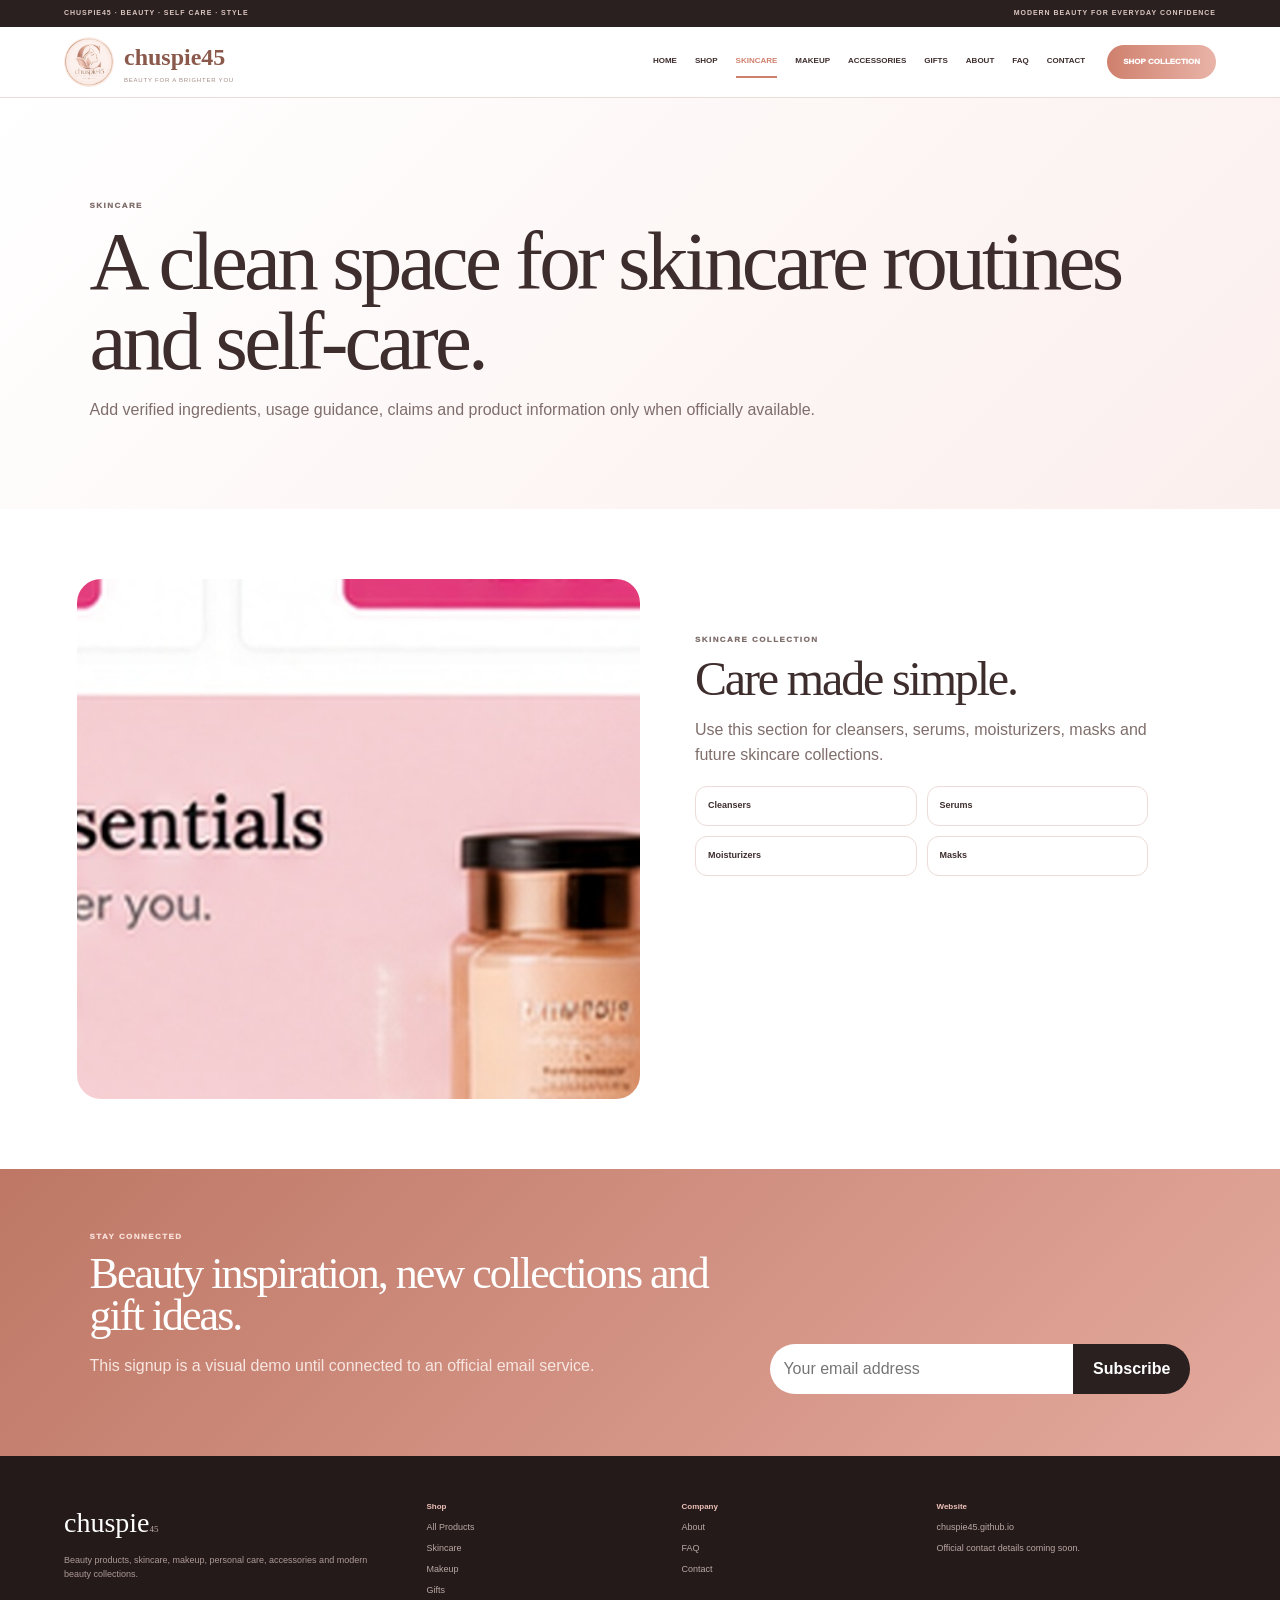
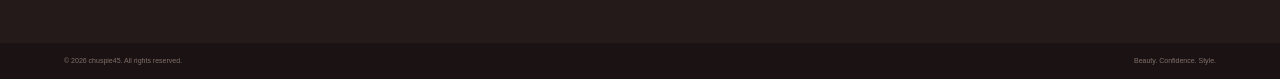
<file: skincare.html>
<!doctype html>
<html lang="en"><head>
<meta charset="utf-8"><meta name="viewport" content="width=device-width,initial-scale=1">
<title>Skincare — chuspie45</title><meta name="description" content="Skincare collections from chuspie45.">
<meta name="theme-color" content="#d78979">
<meta property="og:title" content="Skincare — chuspie45"><meta property="og:description" content="Skincare collections from chuspie45.">
<meta property="og:type" content="website"><meta property="og:url" content="https://chuspie45.github.io/">
<meta property="og:image" content="https://chuspie45.github.io/assets/hero-beauty.jpg">
<link rel="icon" href="favicon.ico"><link rel="stylesheet" href="styles.css">
</head><body>
<div class="topbar"><span>CHUSPIE45 · BEAUTY · SELF CARE · STYLE</span><span>MODERN BEAUTY FOR EVERYDAY CONFIDENCE</span></div>
<header class="header">
<a class="brand" href="index.html"><img src="assets/chuspie45-logo.png" alt="chuspie45 logo"><span><strong>chuspie45</strong><small>BEAUTY FOR A BRIGHTER YOU</small></span></a>
<button class="menu" aria-expanded="false">Menu</button><nav><a class="" href="index.html">Home</a><a class="" href="shop.html">Shop</a><a class="active" href="skincare.html">Skincare</a><a class="" href="makeup.html">Makeup</a><a class="" href="accessories.html">Accessories</a><a class="" href="gifts.html">Gifts</a><a class="" href="about.html">About</a><a class="" href="faq.html">FAQ</a><a class="" href="contact.html">Contact</a></nav>
<a class="header-cta" href="shop.html">Shop Collection</a></header>
<main><section class="page-hero"><p class="eyebrow">SKINCARE</p><h1>A clean space for skincare routines and self-care.</h1><p>Add verified ingredients, usage guidance, claims and product information only when officially available.</p></section><section class="feature-split"><img src="assets/skincare-banner.jpg" alt="Skincare collection concept"><div><p class="eyebrow">SKINCARE COLLECTION</p><h2>Care made simple.</h2><p>Use this section for cleansers, serums, moisturizers, masks and future skincare collections.</p><div class="chip-grid"><span>Cleansers</span><span>Serums</span><span>Moisturizers</span><span>Masks</span></div></div></section></main>
<section class="newsletter"><div><p class="eyebrow light">STAY CONNECTED</p><h2>Beauty inspiration, new collections and gift ideas.</h2><p>This signup is a visual demo until connected to an official email service.</p></div><form onsubmit="return false"><input type="email" placeholder="Your email address"><button>Subscribe</button></form></section>
<footer><div class="footer-grid">
<div><div class="footer-brand">chuspie<span>45</span></div><p>Beauty products, skincare, makeup, personal care, accessories and modern beauty collections.</p></div>
<div><strong>Shop</strong><a href="shop.html">All Products</a><a href="skincare.html">Skincare</a><a href="makeup.html">Makeup</a><a href="gifts.html">Gifts</a></div>
<div><strong>Company</strong><a href="about.html">About</a><a href="faq.html">FAQ</a><a href="contact.html">Contact</a></div>
<div><strong>Website</strong><a href="https://chuspie45.github.io/">chuspie45.github.io</a><span>Official contact details coming soon.</span></div>
</div><div class="footer-bottom"><span>© 2026 chuspie45. All rights reserved.</span><span>Beauty. Confidence. Style.</span></div></footer>
<script src="script.js"></script></body></html>
</file>
<file: styles.css>
:root{--rose:#cf806d;--rose2:#e9b4a8;--blush:#fbefec;--ink:#3e2d2d;--muted:#7f6e6b;--line:#ecdcd7;--dark:#2b2020;--white:#fff}
*{box-sizing:border-box}html{scroll-behavior:smooth}body{margin:0;background:#fff;color:var(--ink);font-family:Inter,Arial,sans-serif;line-height:1.55}a{text-decoration:none;color:inherit}img{display:block;width:100%}button,input,select,textarea{font:inherit}.topbar{display:flex;justify-content:space-between;padding:8px 5vw;background:#2b2020;color:#dbc6bf;font-size:7px;font-weight:900;letter-spacing:.14em}.header{position:sticky;top:0;z-index:90;display:grid;grid-template-columns:310px 1fr auto;gap:22px;align-items:center;padding:10px 5vw;background:rgba(255,255,255,.97);border-bottom:1px solid var(--line);backdrop-filter:blur(17px)}.brand{display:flex;align-items:center;gap:10px}.brand img{width:50px;height:50px;object-fit:contain;border-radius:50%}.brand strong{display:block;font-family:Georgia,serif;font-size:24px;color:#8a594c}.brand small{display:block;font-size:6px;letter-spacing:.13em;color:#a18a83}.header nav{display:flex;justify-content:flex-end;gap:18px;font-size:8px;font-weight:900;text-transform:uppercase}.header nav a{padding:9px 0;border-bottom:2px solid transparent}.header nav a.active,.header nav a:hover{color:var(--rose);border-color:var(--rose)}.header-cta{padding:11px 16px;border-radius:100px;background:linear-gradient(90deg,var(--rose),var(--rose2));color:#fff;font-size:8px;font-weight:1000;text-transform:uppercase}.menu{display:none}.eyebrow{margin:0 0 10px;color:#b76e5b;font-size:8px;font-weight:1000;letter-spacing:.18em;text-transform:uppercase}.eyebrow.light{color:#f9dfd8}.hero{display:grid;grid-template-columns:.84fr 1.16fr;min-height:670px;background:linear-gradient(135deg,#fff,#fbefed)}.hero-copy{display:flex;flex-direction:column;justify-content:center;padding:7vw 6vw}.hero-copy h1,.section-head h2,.page-hero h1,.about-grid h2,.newsletter h2,.contact-layout aside h2,.feature-split h2,.gift-layout h2{font-family:Georgia,serif;font-weight:400;line-height:.96;letter-spacing:-.045em}.hero-copy h1{font-size:clamp(58px,6.4vw,98px);margin:8px 0 18px}.hero-copy h1 em{font-style:normal;color:var(--rose)}.hero-copy>p:not(.eyebrow){color:#766965;max-width:640px}.actions{display:flex;gap:10px;flex-wrap:wrap;margin-top:20px}.button{display:inline-flex;align-items:center;justify-content:center;padding:13px 18px;border-radius:100px;font-size:8px;font-weight:1000;text-transform:uppercase}.button.rose{background:linear-gradient(90deg,var(--rose),var(--rose2));color:#fff}.button.outline{border:1px solid #d8bcb4;background:#fff}.hero-points{display:flex;gap:8px;flex-wrap:wrap;margin-top:28px}.hero-points span{padding:8px 10px;border:1px solid var(--line);background:#fff;font-size:7px;font-weight:900;text-transform:uppercase}.hero-visual{overflow:hidden}.hero-visual img{height:100%;object-fit:cover}.category-strip{display:grid;grid-template-columns:repeat(4,1fr);border-top:1px solid var(--line);border-bottom:1px solid var(--line)}.category-strip a{display:flex;align-items:center;gap:13px;padding:23px;border-right:1px solid var(--line)}.category-strip a:last-child{border-right:0}.category-strip b{font-size:20px;color:var(--rose)}.category-strip strong{display:block;font-size:13px}.category-strip span{display:block;color:#8a7974;font-size:9px}.section{padding:82px 6vw}.section-head{display:grid;grid-template-columns:1fr .75fr;gap:6vw;align-items:end;margin-bottom:34px}.section-head h2{font-size:clamp(44px,5vw,70px);margin:5px 0}.section-head>p{color:var(--muted)}.product-grid{display:grid;grid-template-columns:repeat(3,1fr);gap:14px}.product-grid article{position:relative;padding:14px;border:1px solid var(--line);border-radius:20px;background:#fff;box-shadow:0 14px 36px rgba(105,66,57,.05)}.product-grid img{height:260px;object-fit:cover;border-radius:14px;background:#fffaf8}.product-grid .tag{display:inline-block;margin-top:11px;padding:4px 7px;border-radius:100px;background:var(--blush);color:var(--rose);font-size:6px;font-weight:1000}.product-grid h3{font-size:17px;margin:7px 0 2px}.product-grid p{font-size:9px;color:var(--muted)}.product-grid strong{display:block;font-size:19px;margin:9px 0}.cart-btn{width:100%;padding:10px;border:0;border-radius:100px;background:linear-gradient(90deg,var(--rose),var(--rose2));color:#fff;font-size:8px;font-weight:900;text-transform:uppercase;cursor:pointer}.demo-note{margin-top:18px;padding:12px 15px;border:1px dashed #d8aaa0;border-radius:12px;background:#fff;color:#806f69;font-size:9px}.collection-grid{display:grid;grid-template-columns:1fr 1fr;gap:14px;padding:0 6vw 80px}.collection-grid article{position:relative;overflow:hidden;border-radius:22px}.collection-grid img{height:390px;object-fit:cover}.collection-grid div{position:absolute;left:0;right:0;bottom:0;padding:28px;background:linear-gradient(transparent,rgba(43,32,32,.84));color:#fff}.collection-grid h3{font-family:Georgia,serif;font-size:32px;margin:5px 0}.collection-grid a{font-size:8px;font-weight:900;text-transform:uppercase}.values{display:grid;grid-template-columns:repeat(4,1fr);background:#2b2020;color:#fff}.values article{padding:28px;min-height:260px;border-right:1px solid #4c3937}.values span{color:#f0bfb3;font-size:8px}.values h3{font-size:25px;margin:68px 0 8px}.values p{font-size:9px;color:#cab8b2}.page-hero{padding:102px 7vw 70px;background:linear-gradient(135deg,#fff,#fbefed)}.page-hero h1{max-width:1100px;font-size:clamp(56px,6.5vw,96px);margin:6px 0}.page-hero>p{max-width:850px;color:var(--muted)}.feature-split,.gift-layout{display:grid;grid-template-columns:1fr 1fr;gap:0;padding:70px 6vw}.feature-split img,.gift-layout img{height:520px;object-fit:cover;border-radius:24px}.feature-split>div,.gift-layout>div{padding:55px}.feature-split h2,.gift-layout h2{font-size:48px;margin:5px 0}.feature-split p,.gift-layout p{color:var(--muted)}.chip-grid{display:grid;grid-template-columns:1fr 1fr;gap:10px;margin-top:18px}.chip-grid span{padding:12px;border:1px solid var(--line);border-radius:12px;background:#fff;font-size:9px;font-weight:900}.info-cards{display:grid;grid-template-columns:repeat(4,1fr);gap:14px;padding:70px 6vw}.info-cards article{min-height:280px;padding:26px;border:1px solid var(--line);border-radius:20px}.info-cards span{font-size:8px;color:var(--rose)}.info-cards h2{font-size:29px;margin:76px 0 8px}.info-cards p{color:var(--muted)}.about-grid{display:grid;grid-template-columns:1fr 1fr;gap:7vw;padding:80px 7vw}.about-grid h2{font-size:clamp(46px,5vw,70px);margin:5px 0}.about-grid>div:last-child{color:var(--muted);font-size:15px}.faq{max-width:1100px;margin:auto;padding:70px 6vw}.faq details{padding:20px 0;border-bottom:1px solid var(--line)}.faq summary{cursor:pointer;font-size:20px;font-weight:800}.faq p{color:var(--muted)}.contact-layout{display:grid;grid-template-columns:1.15fr .85fr;gap:18px;padding:75px 6vw}.contact-layout form{padding:28px;border:1px solid var(--line);border-radius:20px}.form-grid{display:grid;grid-template-columns:1fr 1fr;gap:12px}.contact-layout label{display:grid;gap:6px;margin-bottom:12px;font-size:8px;font-weight:900;text-transform:uppercase}.contact-layout input,.contact-layout select,.contact-layout textarea{padding:12px;border:1px solid #dec5be;border-radius:10px}.contact-layout small{display:block;margin-top:10px;color:#86736e}.contact-layout aside{padding:40px;border-radius:20px;background:#2b2020;color:#fff}.contact-layout aside h2{font-size:46px;margin:5px 0}.contact-layout aside p:not(.eyebrow){color:#cebcb7}.newsletter{display:flex;justify-content:space-between;gap:30px;align-items:end;padding:62px 7vw;background:linear-gradient(135deg,#be7765,#e4aa9e);color:#fff}.newsletter h2{font-size:44px;margin:5px 0}.newsletter p:not(.eyebrow){color:#f7e6e1}.newsletter form{display:flex;min-width:420px}.newsletter input{flex:1;padding:13px;border:0;border-radius:100px 0 0 100px}.newsletter button{padding:13px 20px;border:0;border-radius:0 100px 100px 0;background:#2b2020;color:#fff;font-weight:900}.footer-grid{display:grid;grid-template-columns:1.5fr 1fr 1fr 1.3fr;gap:40px;padding:45px 5vw;background:#241a1a;color:#fff}.footer-brand{font-family:Georgia,serif;font-size:28px}.footer-brand span{color:#e4aa9e}.footer-grid p{font-size:9px;color:#ae9a94}.footer-grid>div:not(:first-child){display:grid;align-content:start;gap:7px}.footer-grid strong{font-size:8px;color:#efc2b8}.footer-grid a,.footer-grid span{font-size:9px;color:#bba9a3}.footer-bottom{display:flex;justify-content:space-between;padding:13px 5vw;background:#1b1313;color:#806f6a;font-size:7px}
@media(max-width:1100px){.header{grid-template-columns:1fr auto auto}.menu{display:block;border:1px solid var(--line);background:#fff;padding:8px 10px}.header nav{display:none;position:absolute;top:100%;left:0;right:0;padding:18px 5vw;background:#fff;flex-direction:column;align-items:flex-start}.header nav.open{display:flex}.hero,.feature-split,.gift-layout,.contact-layout{grid-template-columns:1fr}.hero-visual{min-height:470px}.product-grid{grid-template-columns:repeat(2,1fr)}.info-cards,.values{grid-template-columns:1fr 1fr}.section-head,.about-grid{grid-template-columns:1fr}.newsletter{display:block}.newsletter form{min-width:0;margin-top:20px}.footer-grid{grid-template-columns:1fr 1fr}}
@media(max-width:700px){.topbar{display:none}.header-cta{display:none}.header{grid-template-columns:1fr auto}.brand small{display:none}.brand strong{font-size:18px}.hero-copy{padding:58px 6vw}.hero-copy h1{font-size:49px}.hero-visual{min-height:390px}.category-strip,.product-grid,.collection-grid,.info-cards,.values{grid-template-columns:1fr}.form-grid{grid-template-columns:1fr}.footer-grid{grid-template-columns:1fr}.footer-bottom{display:block}.footer-bottom span{display:block;margin:4px 0}}
</file>
